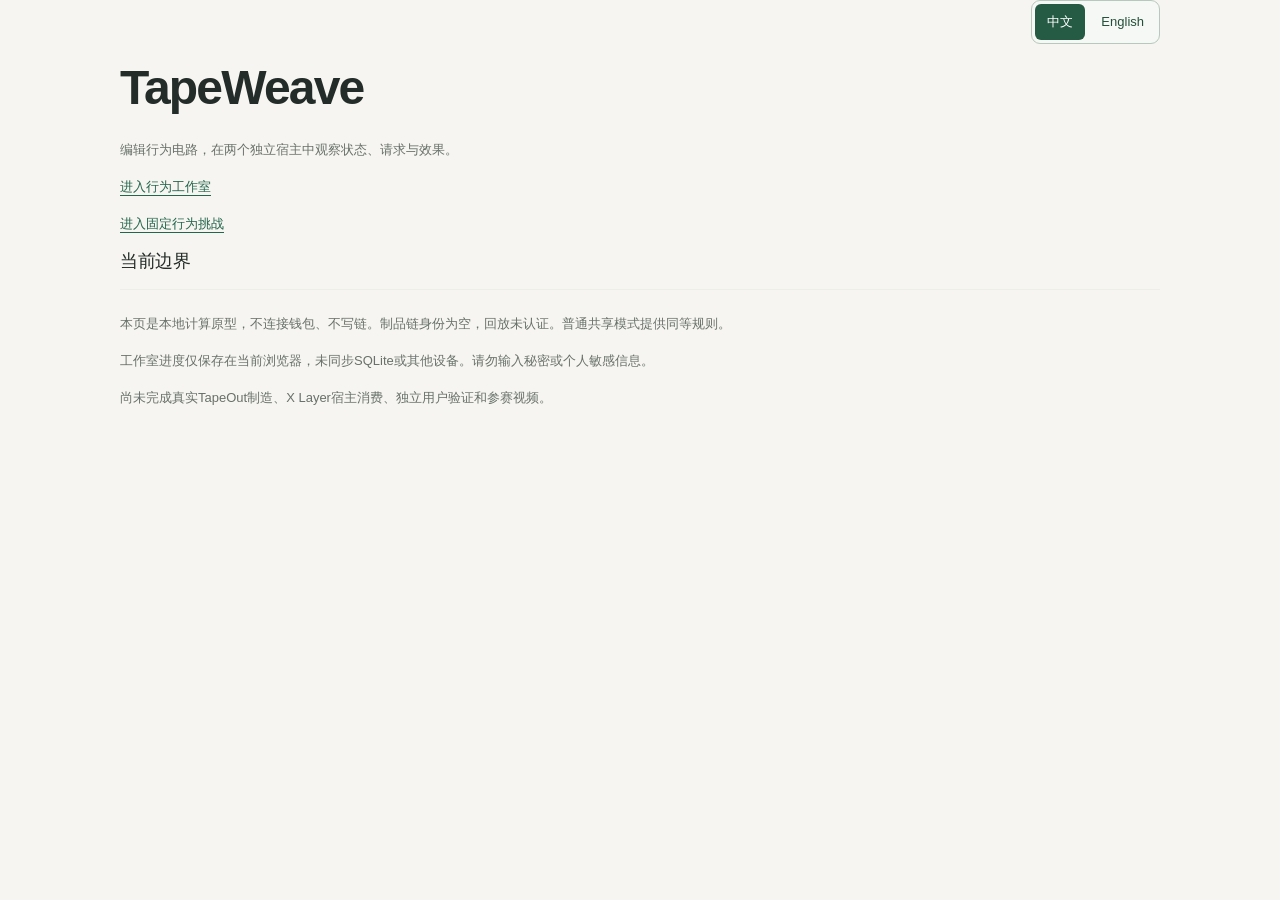
<file: index.html>
<!doctype html>
<html lang="zh-CN">
<head>
  <meta charset="utf-8">
  <meta name="viewport" content="width=device-width, initial-scale=1">
  <title>TapeWeave — 行为电路实验</title>
  <link rel="stylesheet" href="research/tapeweave/demo/style.css">
<link rel="stylesheet" href="research/tapeweave/demo/i18n.css"><script type="module" src="research/tapeweave/demo/i18n.mjs"></script></head>
<body>
  <main>
    <h1>TapeWeave</h1>
    <p>编辑行为电路，在两个独立宿主中观察状态、请求与效果。</p>
    <nav aria-label="试玩入口">
      <p><a href="research/tapeweave/demo/studio.html">进入行为工作室</a></p>
      <p><a href="research/tapeweave/demo/index.html">进入固定行为挑战</a></p>
    </nav>
    <h2>当前边界</h2>
    <p>本页是本地计算原型，不连接钱包、不写链。制品链身份为空，回放未认证。普通共享模式提供同等规则。</p>
    <p>工作室进度仅保存在当前浏览器，未同步SQLite或其他设备。请勿输入秘密或个人敏感信息。</p>
    <p>尚未完成真实TapeOut制造、X Layer宿主消费、独立用户验证和参赛视频。</p>
  </main>
</body>
</html>
</file>
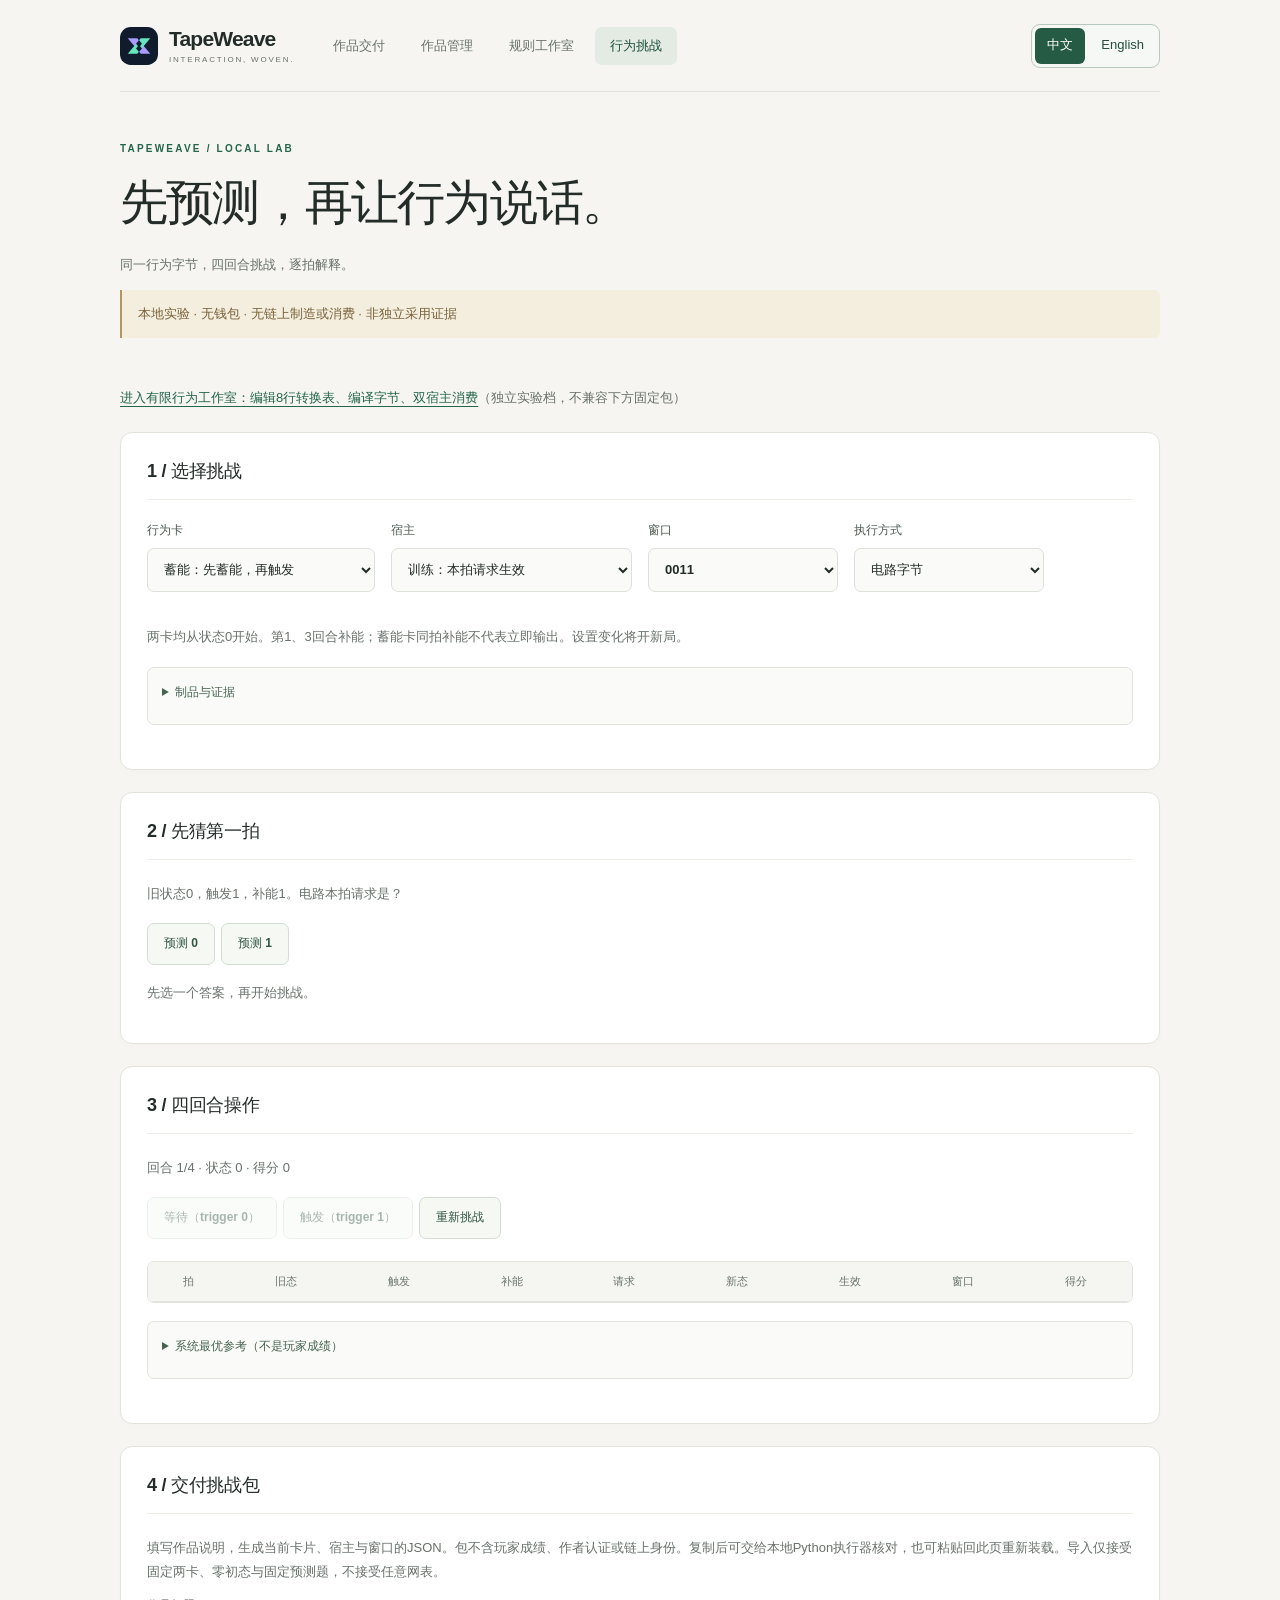
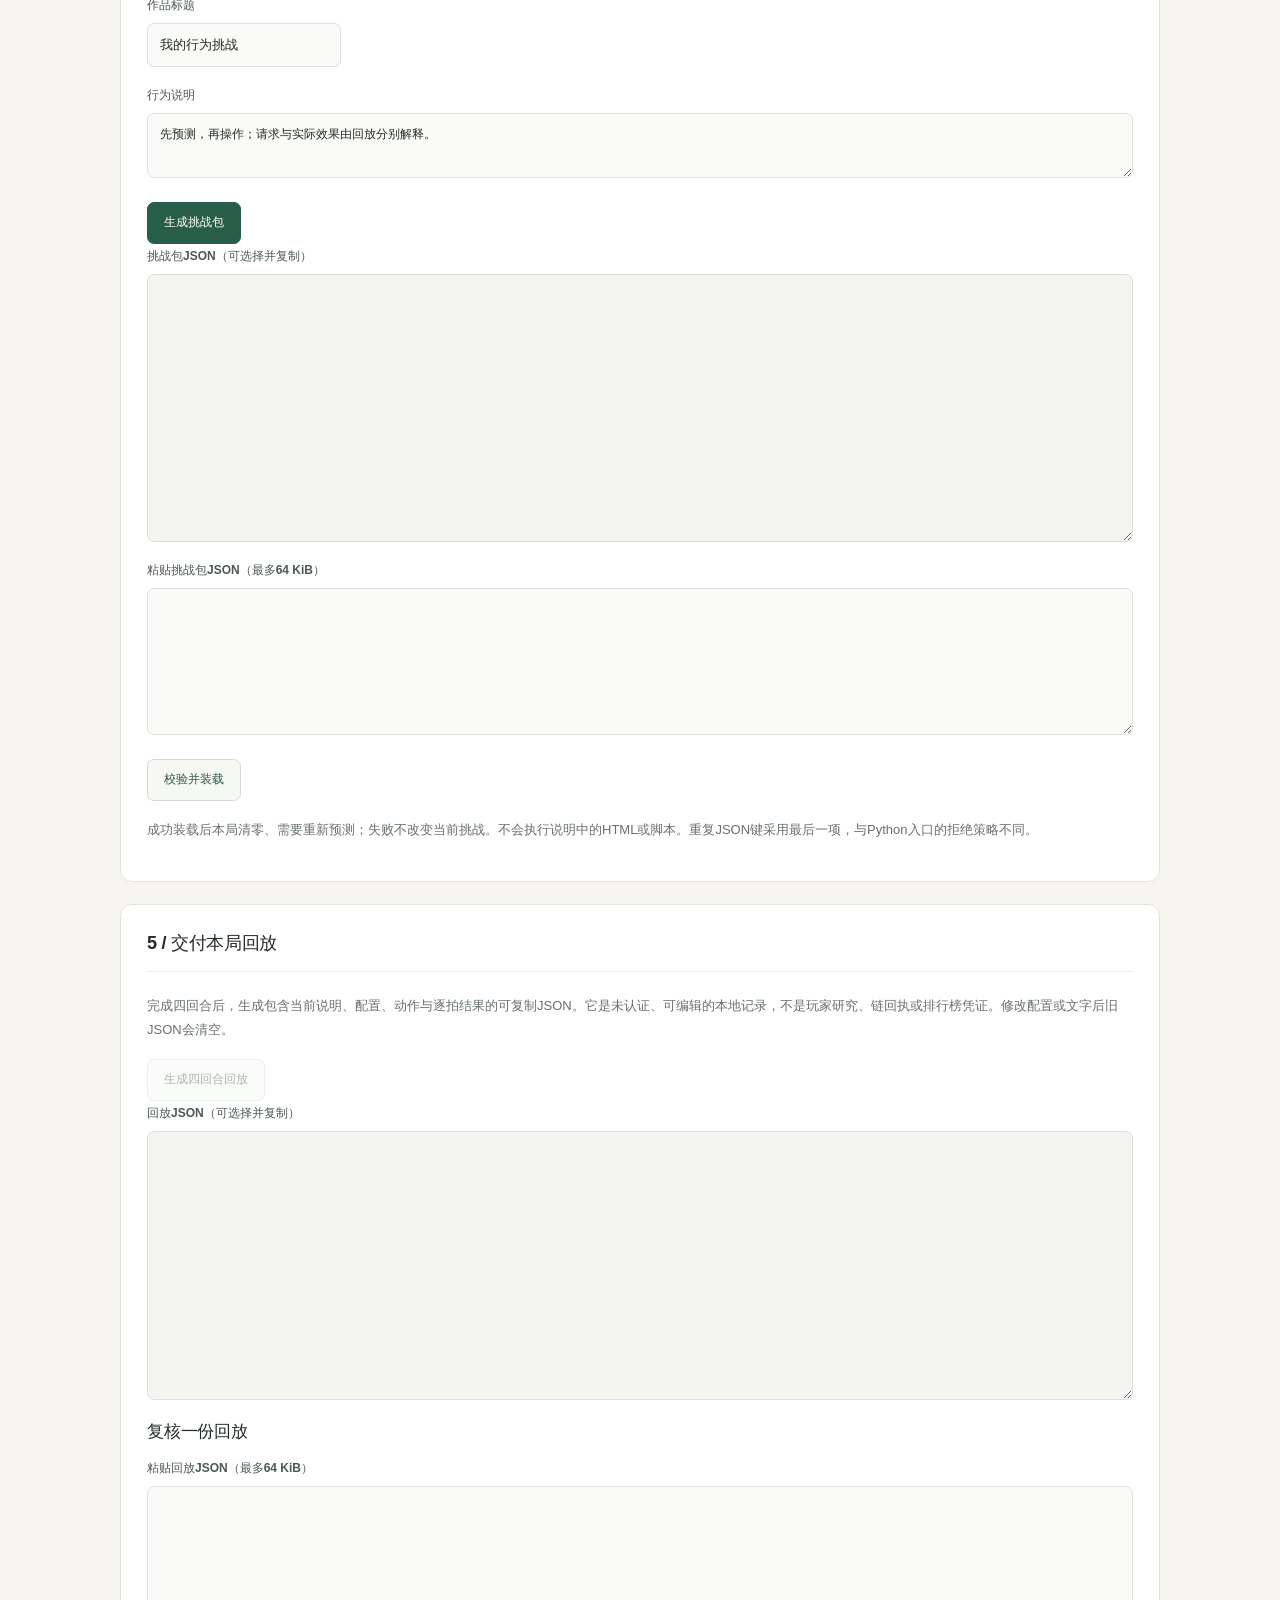
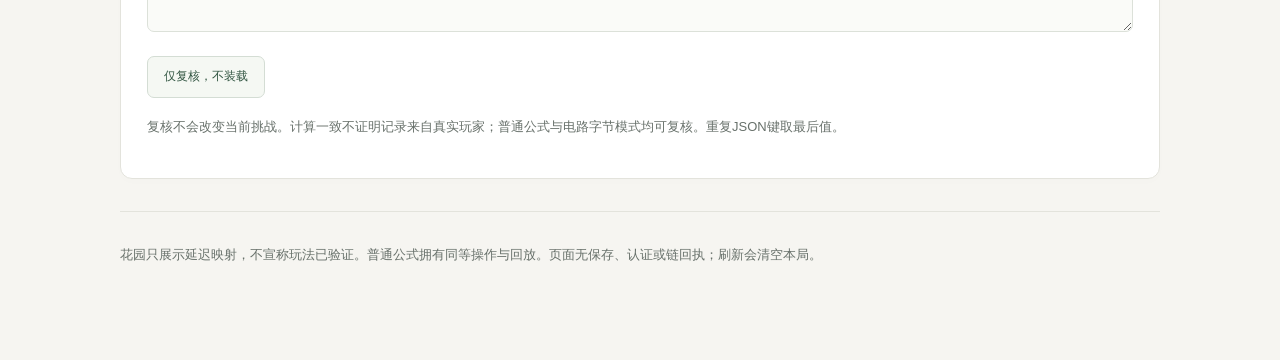
<file: research/tapeweave/demo/index.html>
<!doctype html>
<html lang="zh-CN"><head><meta charset="utf-8"><meta name="viewport" content="width=device-width,initial-scale=1"><title>TapeWeave · 行为挑战</title><link rel="stylesheet" href="style.css"><link rel="stylesheet" href="i18n.css"><script type="module" src="i18n.mjs"></script></head>
<body><main><nav class="brand-bar" aria-label="主导航"><a class="brand-home" href="work.html"><span class="brand-symbol" aria-hidden="true"></span><span class="brand-label">TapeWeave<small>INTERACTION, WOVEN.</small></span></a><div class="brand-nav"><a href="work.html">作品交付</a><a href="manage.html">作品管理</a><a href="studio.html">规则工作室</a><a href="index.html" aria-current="page">行为挑战</a></div></nav><header><p class="eyebrow">TAPEWEAVE / LOCAL LAB</p><h1>先预测，再让行为说话。</h1><p>同一行为字节，四回合挑战，逐拍解释。</p><p class="notice">本地实验 · 无钱包 · 无链上制造或消费 · 非独立采用证据</p></header>
<p><a href="studio.html">进入有限行为工作室：编辑8行转换表、编译字节、双宿主消费</a>（独立实验档，不兼容下方固定包）</p><section><h2>1 / 选择挑战</h2><label>行为卡 <select id="card"><option value="pulse">蓄能：先蓄能，再触发</option><option value="alternating">交替：触发一次输出，再次休息</option></select></label><label>宿主 <select id="world"><option value="training">训练：本拍请求生效</option><option value="garden">花园：上拍请求生效（接入实验）</option></select></label><label>窗口 <select id="windows"></select></label><label>执行方式 <select id="execution"><option value="byte">电路字节</option><option value="plain">普通公式（同规则对照）</option></select></label><p>两卡均从状态0开始。第1、3回合补能；蓄能卡同拍补能不代表立即输出。设置变化将开新局。</p><details><summary>制品与证据</summary><pre id="identity"></pre></details></section>
<section><h2>2 / 先猜第一拍</h2><p>旧状态0，触发1，补能1。电路本拍请求是？</p><button id="guess0">预测 0</button><button id="guess1">预测 1</button><p id="prediction" role="status">先选一个答案，再开始挑战。</p></section>
<section><h2>3 / 四回合操作</h2><p id="status" aria-live="polite"></p><button id="wait" disabled>等待（trigger 0）</button><button id="fire" disabled>触发（trigger 1）</button><button id="reset">重新挑战</button><p id="explanation" aria-live="polite"></p><div class="scroll"><table><thead><tr><th>拍</th><th>旧态</th><th>触发</th><th>补能</th><th>请求</th><th>新态</th><th>生效</th><th>窗口</th><th>得分</th></tr></thead><tbody id="trace"></tbody></table></div><details><summary>系统最优参考（不是玩家成绩）</summary><p id="reference"></p></details></section>
<section><h2>4 / 交付挑战包</h2><p>填写作品说明，生成当前卡片、宿主与窗口的JSON。包不含玩家成绩、作者认证或链上身份。复制后可交给本地Python执行器核对，也可粘贴回此页重新装载。导入仅接受固定两卡、零初态与固定预测题，不接受任意网表。</p><label>作品标题 <input id="title" maxlength="120" value="我的行为挑战"></label><label>行为说明 <textarea id="description" maxlength="2000">先预测，再操作；请求与实际效果由回放分别解释。</textarea></label><button id="export">生成挑战包</button><label class="package-output">挑战包JSON（可选择并复制）<textarea id="package" readonly rows="12"></textarea></label><p id="package-status" role="status"></p><label>粘贴挑战包JSON（最多64 KiB）<textarea id="import-text" rows="6"></textarea></label><button id="import">校验并装载</button><p>成功装载后本局清零、需要重新预测；失败不改变当前挑战。不会执行说明中的HTML或脚本。重复JSON键采用最后一项，与Python入口的拒绝策略不同。</p></section>
<section><h2>5 / 交付本局回放</h2><p>完成四回合后，生成包含当前说明、配置、动作与逐拍结果的可复制JSON。它是未认证、可编辑的本地记录，不是玩家研究、链回执或排行榜凭证。修改配置或文字后旧JSON会清空。</p><button id="export-replay" disabled>生成四回合回放</button><label>回放JSON（可选择并复制）<textarea id="replay" readonly rows="12"></textarea></label><h3>复核一份回放</h3><label>粘贴回放JSON（最多64 KiB）<textarea id="verify-text" rows="6"></textarea></label><button id="verify-replay">仅复核，不装载</button><p id="verify-status" role="status"></p><p>复核不会改变当前挑战。计算一致不证明记录来自真实玩家；普通公式与电路字节模式均可复核。重复JSON键取最后值。</p></section>
<footer><p>花园只展示延迟映射，不宣称玩法已验证。普通公式拥有同等操作与回放。页面无保存、认证或链回执；刷新会清空本局。</p><p id="error" role="alert"></p></footer></main><script type="module" src="app.mjs"></script></body></html>
</file>
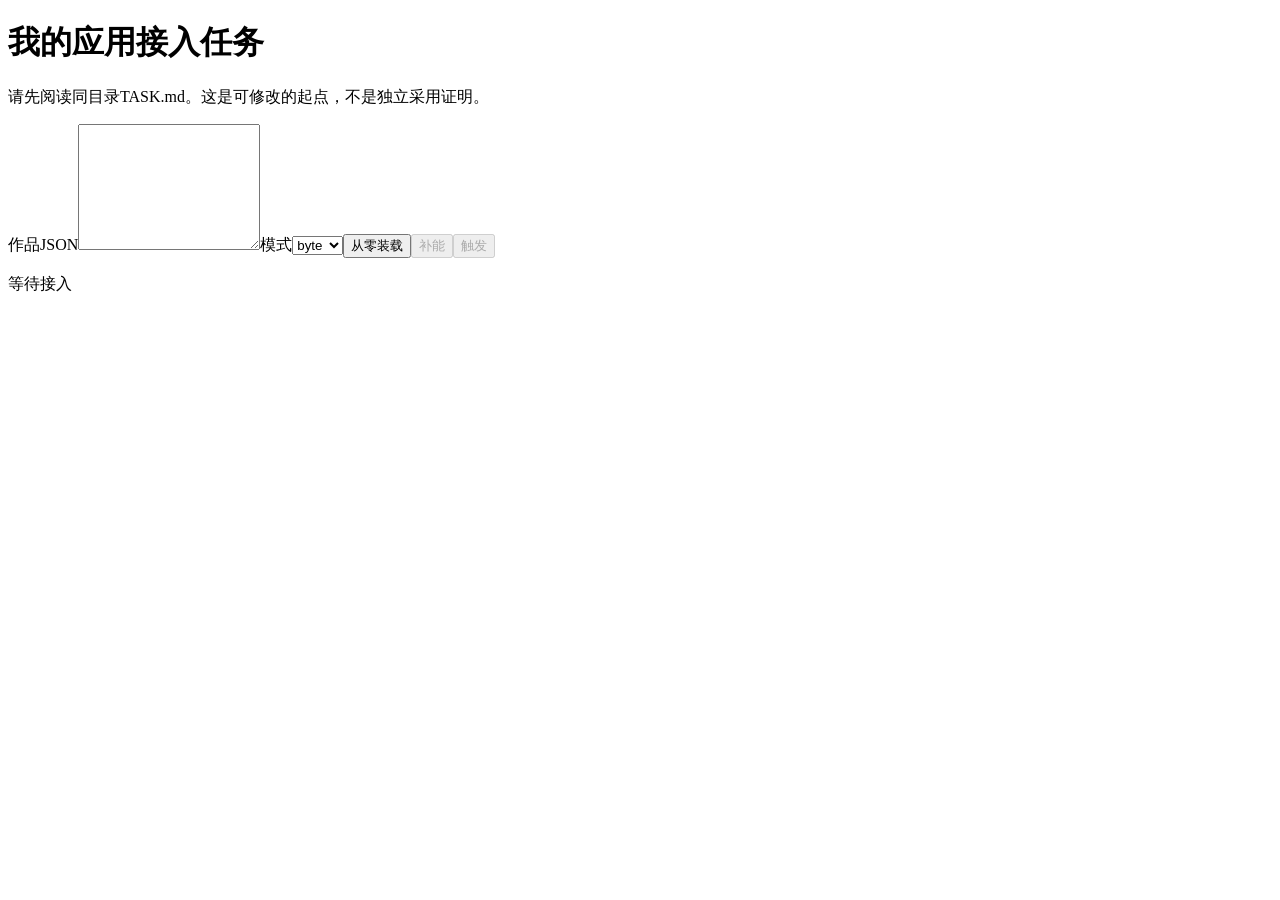
<file: research/tapeweave/demo/pilot/index.html>
<!doctype html><html lang="zh-CN"><meta charset="utf-8"><meta name="viewport" content="width=device-width,initial-scale=1"><title>TapeWeave 独立接入起点</title><body><h1>我的应用接入任务</h1><p>请先阅读同目录TASK.md。这是可修改的起点，不是独立采用证明。</p><label>作品JSON<textarea id="package" rows="8"></textarea></label><label>模式<select id="mode"><option value="byte">byte</option><option value="plain">plain</option></select></label><button id="load">从零装载</button><button id="charge" disabled>补能</button><button id="use" disabled>触发</button><p id="effect">等待接入</p><pre id="state"></pre><p id="status" role="status"></p><script type="module" src="app.mjs"></script></body></html>
</file>
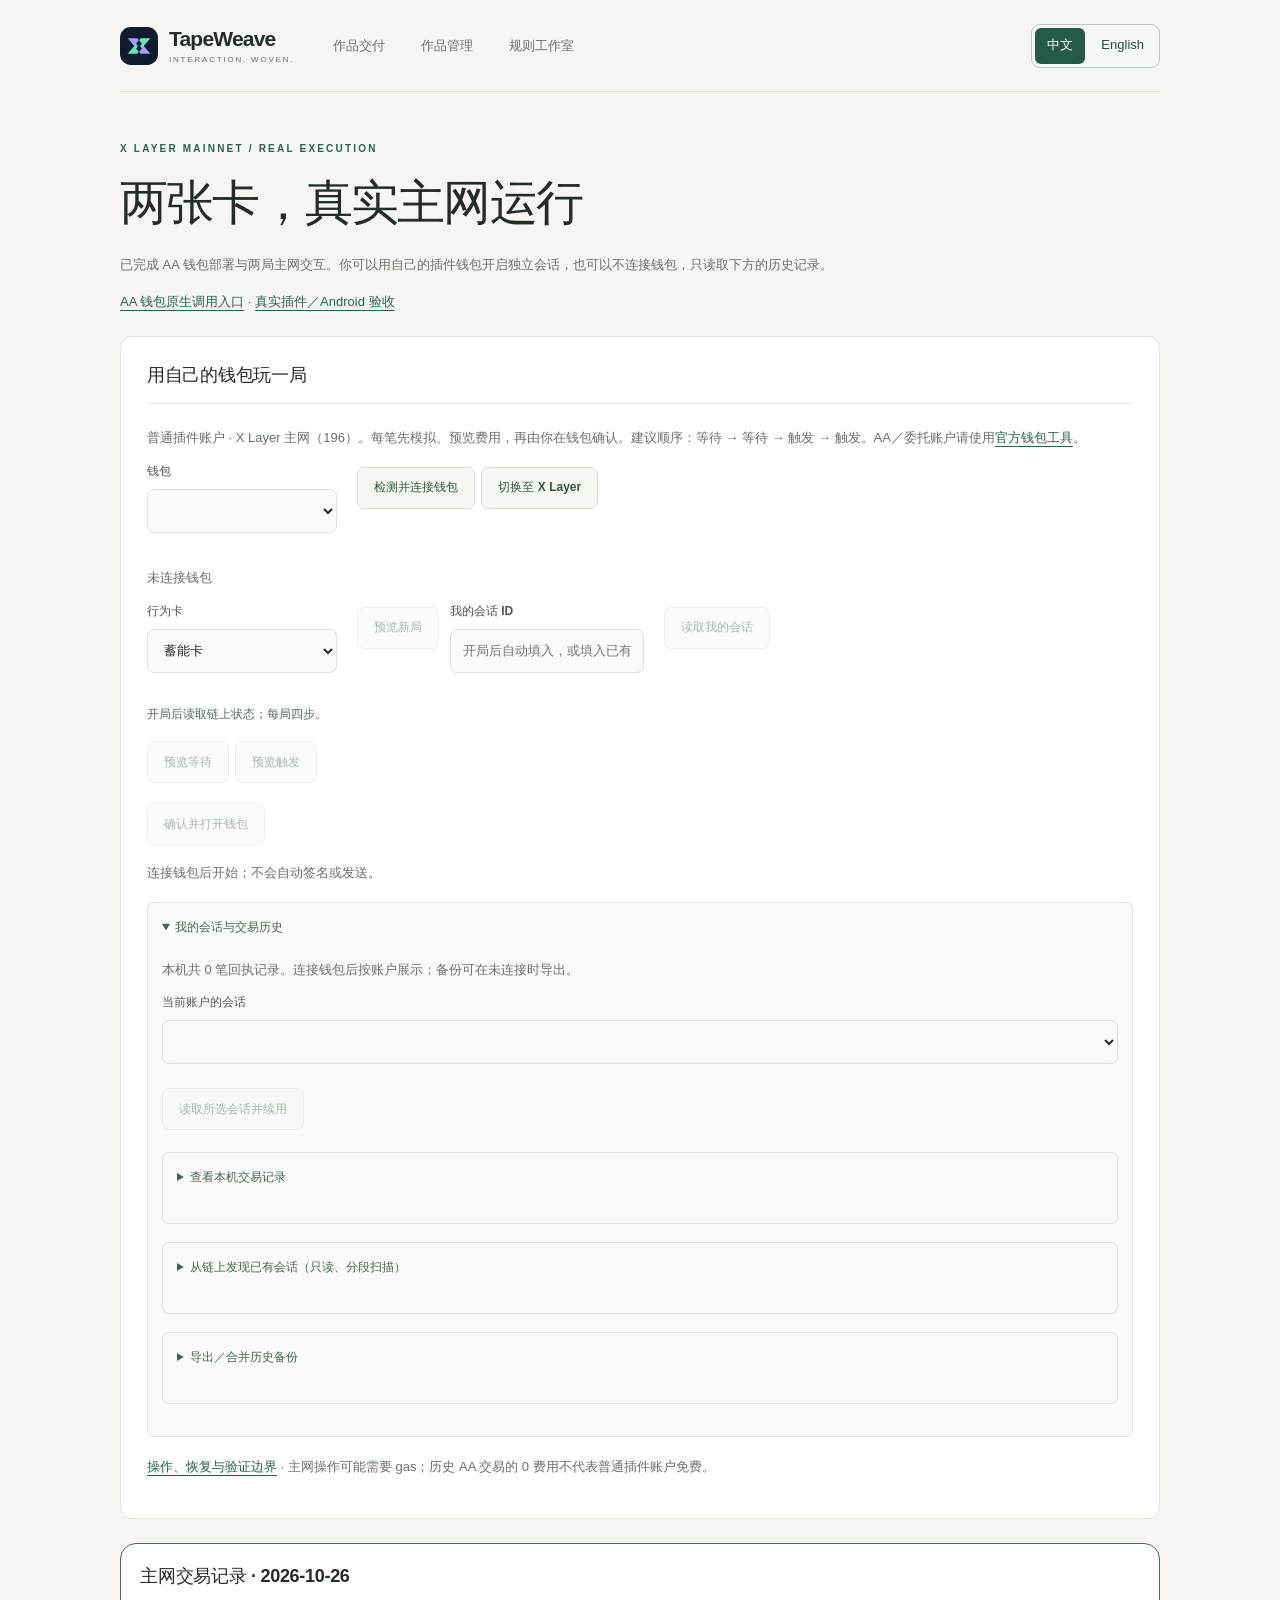
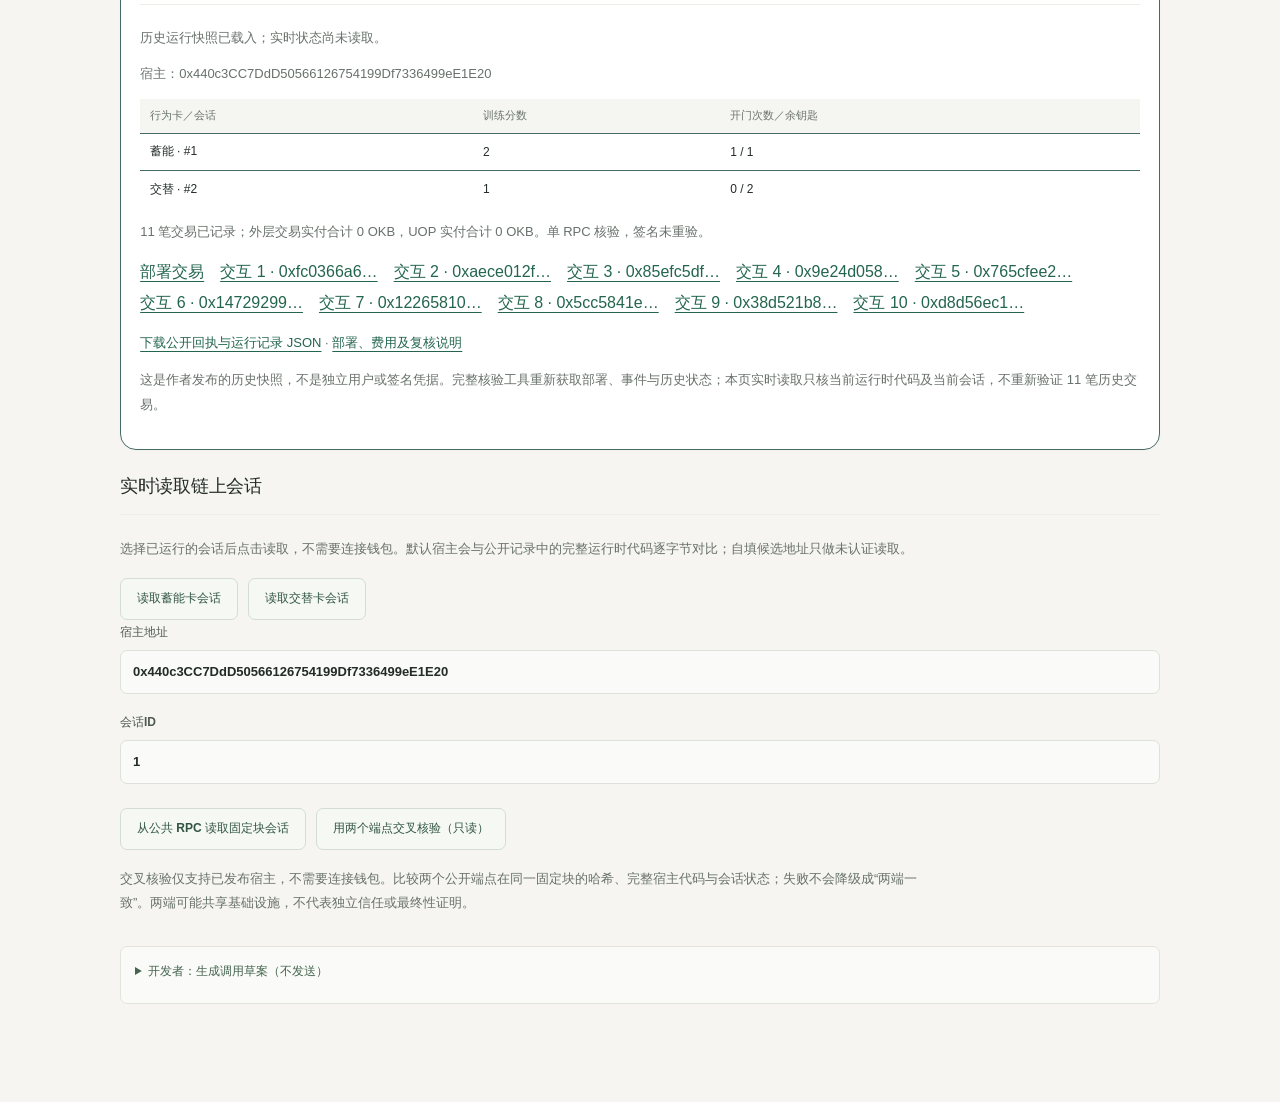
<file: research/tapeweave/demo/chain.html>
<!doctype html>
<html lang="zh-CN"><head><meta charset="utf-8"><meta name="viewport" content="width=device-width,initial-scale=1"><title>TapeWeave 主网运行与实时读取</title><link rel="stylesheet" href="style.css"><style>.chain-proof{margin:1.5rem 0;padding:1.2rem;border:1px solid #456b64;border-radius:16px}.chain-proof code,.chain-proof a,td{overflow-wrap:anywhere}table{width:100%;border-collapse:collapse}th,td{padding:.6rem;text-align:left;border-bottom:1px solid #456b64}#evidence-state{white-space:pre-wrap}#snapshot{overflow:auto}#evidence-list a{display:inline-block;margin:.3rem 1rem .3rem 0}input{max-width:100%;box-sizing:border-box}</style><link rel="stylesheet" href="i18n.css"><script type="module" src="i18n.mjs"></script></head><body><main><nav class="brand-bar" aria-label="主导航"><a class="brand-home" href="work.html"><span class="brand-symbol" aria-hidden="true"></span><span class="brand-label">TapeWeave<small>INTERACTION, WOVEN.</small></span></a><div class="brand-nav"><a href="work.html">作品交付</a><a href="manage.html">作品管理</a><a href="studio.html">规则工作室</a></div></nav><p class="eyebrow">X LAYER MAINNET / REAL EXECUTION</p>
<h1>两张卡，真实主网运行</h1>
<p>已完成 AA 钱包部署与两局主网交互。你可以用自己的插件钱包开启独立会话，也可以不连接钱包，只读取下方的历史记录。</p>
<p><a href="native.html">AA 钱包原生调用入口</a> · <a href="device-check.html">真实插件／Android 验收</a></p>
<section aria-labelledby="wallet-title"><h2 id="wallet-title">用自己的钱包玩一局</h2>
<p>普通插件账户 · X Layer 主网（196）。每笔先模拟、预览费用，再由你在钱包确认。建议顺序：等待 → 等待 → 触发 → 触发。AA／委托账户请使用<a href="../../../docs/tapeweave-host-run-2026-10-26.md">官方钱包工具</a>。</p>
<label>钱包 <select id="wallet-provider" aria-label="选择插件钱包"></select></label>
<button id="wallet-connect" disabled>检测并连接钱包</button><button id="wallet-switch" disabled>切换至 X Layer</button>
<p id="wallet-account">未连接钱包</p>
<label>行为卡 <select id="wallet-circuit"><option value="1">蓄能卡</option><option value="2">交替卡</option></select></label>
<button id="wallet-open" disabled>预览新局</button>
<label>我的会话 ID <input id="wallet-session" inputmode="numeric" maxlength="78" placeholder="开局后自动填入，或填入已有会话"></label>
<button id="wallet-read" disabled>读取我的会话</button>
<pre id="wallet-state">开局后读取链上状态；每局四步。</pre>
<button id="wallet-wait" disabled>预览等待</button><button id="wallet-trigger" disabled>预览触发</button>
<pre id="wallet-preview" aria-label="签名前费用与操作预览"></pre>
<button id="wallet-confirm" disabled>确认并打开钱包</button>
<p id="wallet-status" role="status">连接钱包后开始；不会自动签名或发送。</p>
<div id="wallet-pending" hidden><h3>待处理交易</h3><p id="wallet-pending-text"></p>
<label>从钱包历史复制交易哈希 <input id="wallet-hash" maxlength="66" placeholder="0x…"></label>
<button id="wallet-recover" disabled>绑定恢复哈希</button><button id="wallet-verify" disabled>核验交易回执</button>
<p>待处理记录保存在本机。结果不明时不能重发；请保留站点数据。浏览器关闭后可回到本页继续核验。</p></div>
<p id="wallet-receipt"></p>
<details open><summary>我的会话与交易历史</summary>
<p id="history-status" role="status">正在读取本机记录…</p>
<label>当前账户的会话 <select id="history-select" disabled aria-label="选择我的历史会话"></select></label>
<button id="history-load" disabled>读取所选会话并续用</button>
<details><summary>查看本机交易记录</summary><ol id="history-list"></ol></details>
<details><summary>从链上发现已有会话（只读、分段扫描）</summary>
<p>只查询固定宿主、当前钱包账户的开局事件。公共端点每段最多100块，不自动扫描全链；查询失败不推进起点。可填入已知开局交易附近的区块，发现后选择会话并重新读取状态。</p>
<label>起始区块（十进制） <input id="history-from" inputmode="numeric" maxlength="78" disabled></label>
<label>本段区块数 <select id="history-span" disabled><option value="100">100</option><option value="20">20</option><option value="1">1</option></select></label>
<button id="history-scan" disabled>扫描当前账户的下一段</button></details>
<details><summary>导出／合并历史备份</summary>
<p>备份是未签名的本机缓存。导入不恢复发送权限，不覆盖待处理交易；同哈希冲突或损坏数据拒绝合并。最多500笔回执、1000个发现会话、1 MiB。</p>
<button id="history-export" disabled>生成历史备份</button><button id="history-import" disabled>校验并合并粘贴的备份</button>
<label>复制备份，或在这里粘贴完整 JSON <textarea id="history-archive" rows="6" disabled aria-label="钱包历史备份"></textarea></label>
</details></details>
<p><a href="WALLET-PLAY.md">操作、恢复与验证边界</a> · 主网操作可能需要 gas；历史 AA 交易的 0 费用不代表普通插件账户免费。</p></section>
<section class="chain-proof" aria-labelledby="proof-title"><h2 id="proof-title">主网交易记录 · 2026-10-26</h2>
<p id="evidence-status" role="status">正在载入公开运行记录…</p><p id="evidence-host"></p>
<table><thead><tr><th>行为卡／会话</th><th>训练分数</th><th>开门次数／余钥匙</th></tr></thead><tbody id="evidence-sessions"></tbody></table>
<p id="evidence-state"></p><div id="evidence-list"></div>
<p><a href="mainnet-evidence.json">下载公开回执与运行记录 JSON</a> · <a href="../../../docs/tapeweave-mainnet-run-2026-10-26.md">部署、费用及复核说明</a></p>
<p>这是作者发布的历史快照，不是独立用户或签名凭据。完整核验工具重新获取部署、事件与历史状态；本页实时读取只核当前运行时代码及当前会话，不重新验证 11 笔历史交易。</p></section>
<h2>实时读取链上会话</h2>
<p>选择已运行的会话后点击读取，不需要连接钱包。默认宿主会与公开记录中的完整运行时代码逐字节对比；自填候选地址只做未认证读取。</p>
<button id="card1" disabled>读取蓄能卡会话</button> <button id="card2" disabled>读取交替卡会话</button>
<label>宿主地址 <input id="host" maxlength="42" placeholder="等待公开记录载入"></label>
<label>会话ID <input id="session" inputmode="numeric" value="1"></label>
<button id="read" disabled>从公共 RPC 读取固定块会话</button>
<button id="cross-read" disabled>用两个端点交叉核验（只读）</button>
<p>交叉核验仅支持已发布宿主，不需要连接钱包。比较两个公开端点在同一固定块的哈希、完整宿主代码与会话状态；失败不会降级成“两端一致”。两端可能共享基础设施，不代表独立信任或最终性证明。</p>
<p id="status" role="status"></p><pre id="snapshot"></pre>
<details><summary>开发者：生成调用草案（不发送）</summary>
<p>此工具只生成草案，不签名、不广播；上方钱包试玩需要单独确认。</p>
<label>操作 <select id="operation"><option value="open">开局</option><option value="act">动作</option></select></label>
<label>审查卡 <select id="circuit"><option value="1">蓄能 ID1</option><option value="2">交替 ID2</option></select></label>
<label>预期版本 <select id="version"><option>0</option><option>1</option><option>2</option><option>3</option></select></label>
<label>动作 <select id="trigger"><option value="0">等待</option><option value="1">触发</option></select></label>
<button id="plan" disabled>生成未验证草案</button>
<textarea id="draft" rows="10" readonly aria-label="未发送调用草案"></textarea>
<p>草案不代表模拟通过。真实发送前核对钱包、最新版本、模拟和费用；过期版本必须失败，不能自动改版本重发。只读是单 RPC 观察，不是独立提供商共识。</p>
<p><a href="../../../docs/tapeweave-host-run-2026-10-26.md">部署后操作与完整回执核验工具</a> · <a href="studio.html">本地行为工作室</a></p></details>
<script type="module" src="chain-page.mjs?v=crosscheck-20261026-1"></script><script type="module" src="chain-wallet-page.mjs?v=native-20261026-1"></script></main></body></html>
</file>
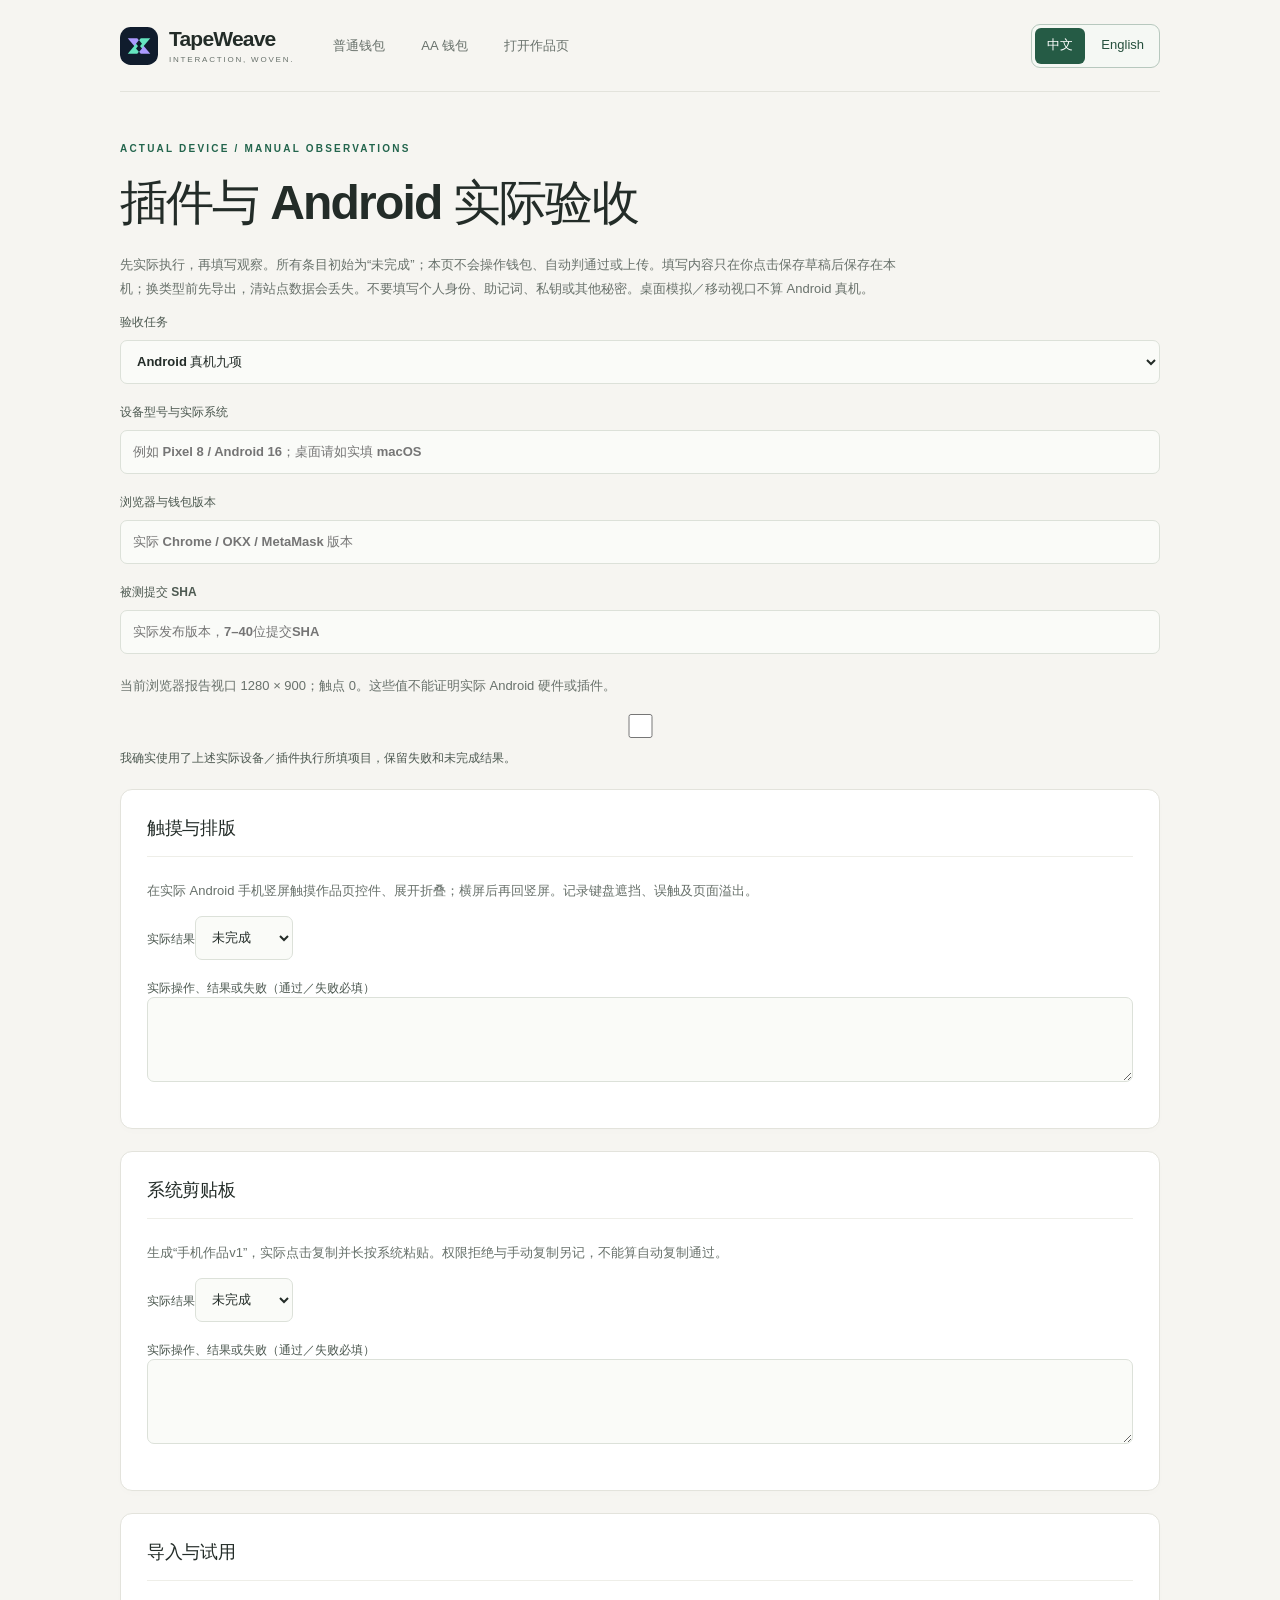
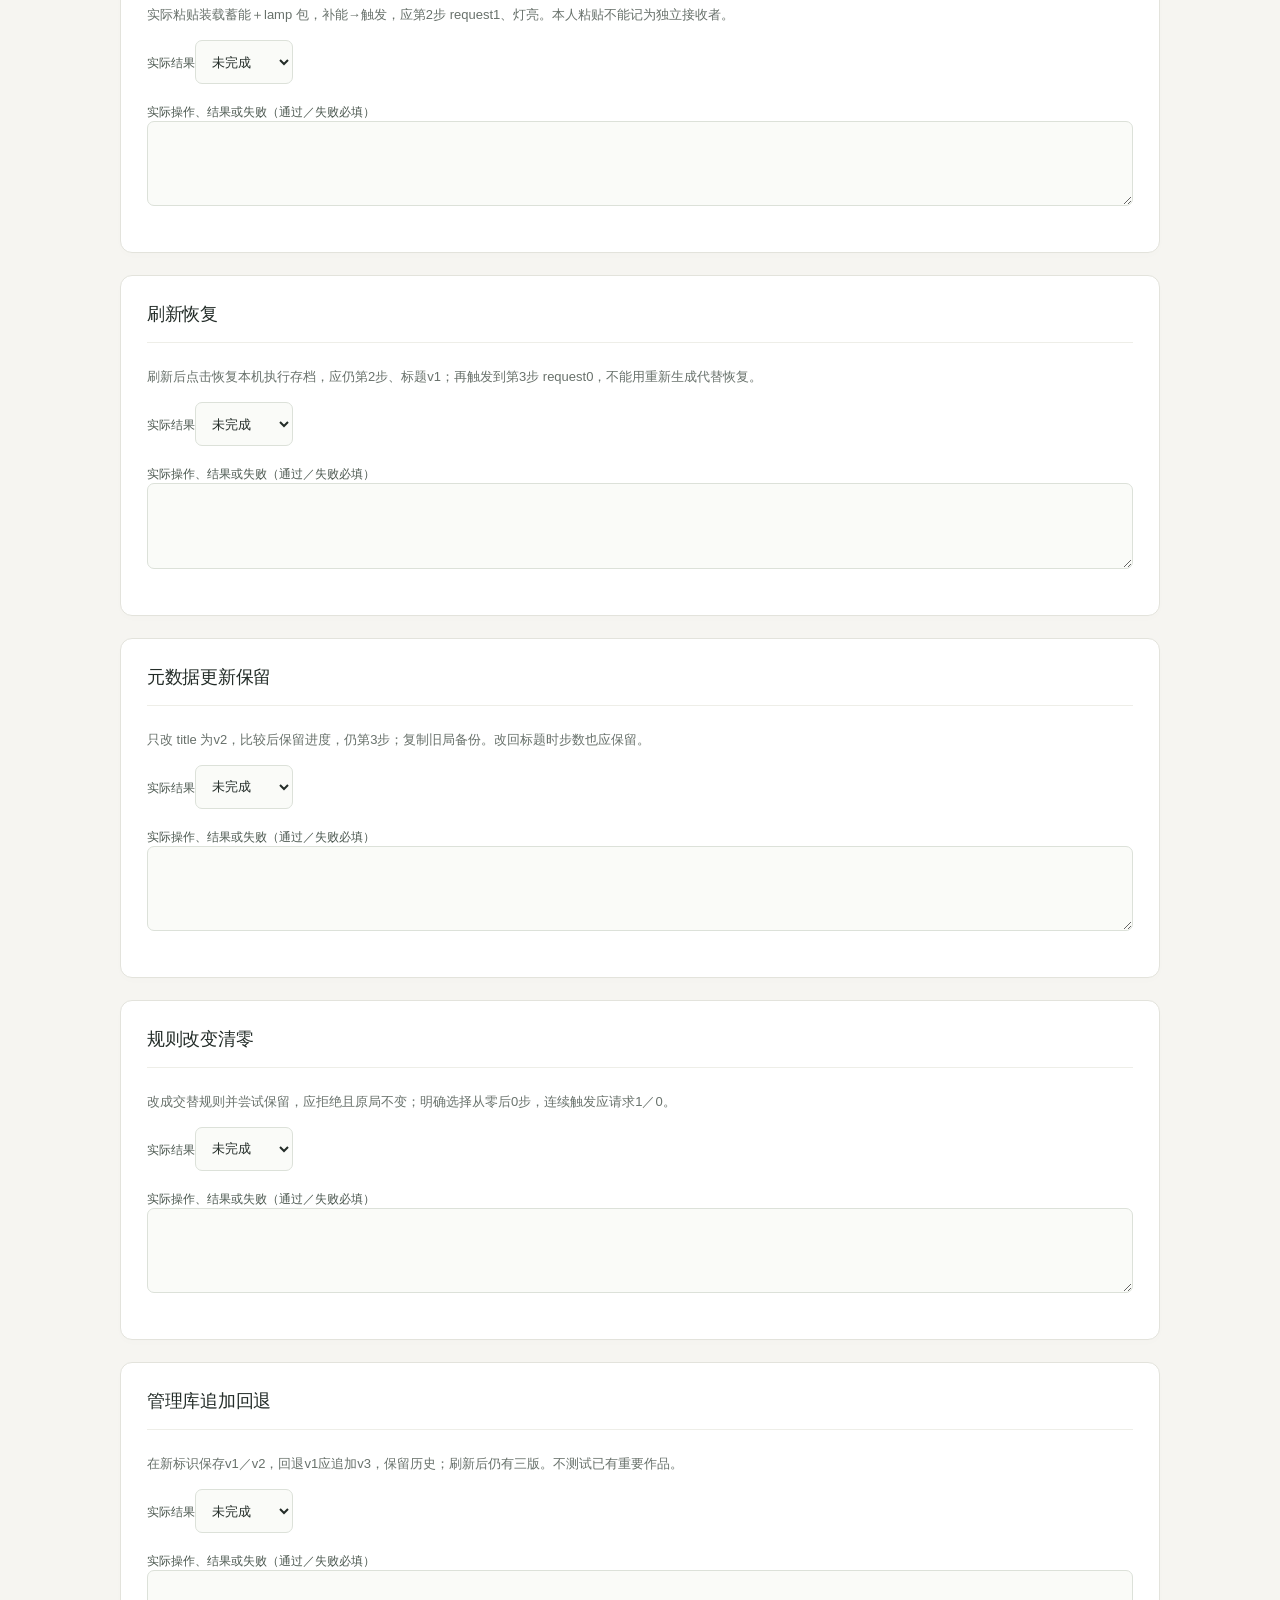
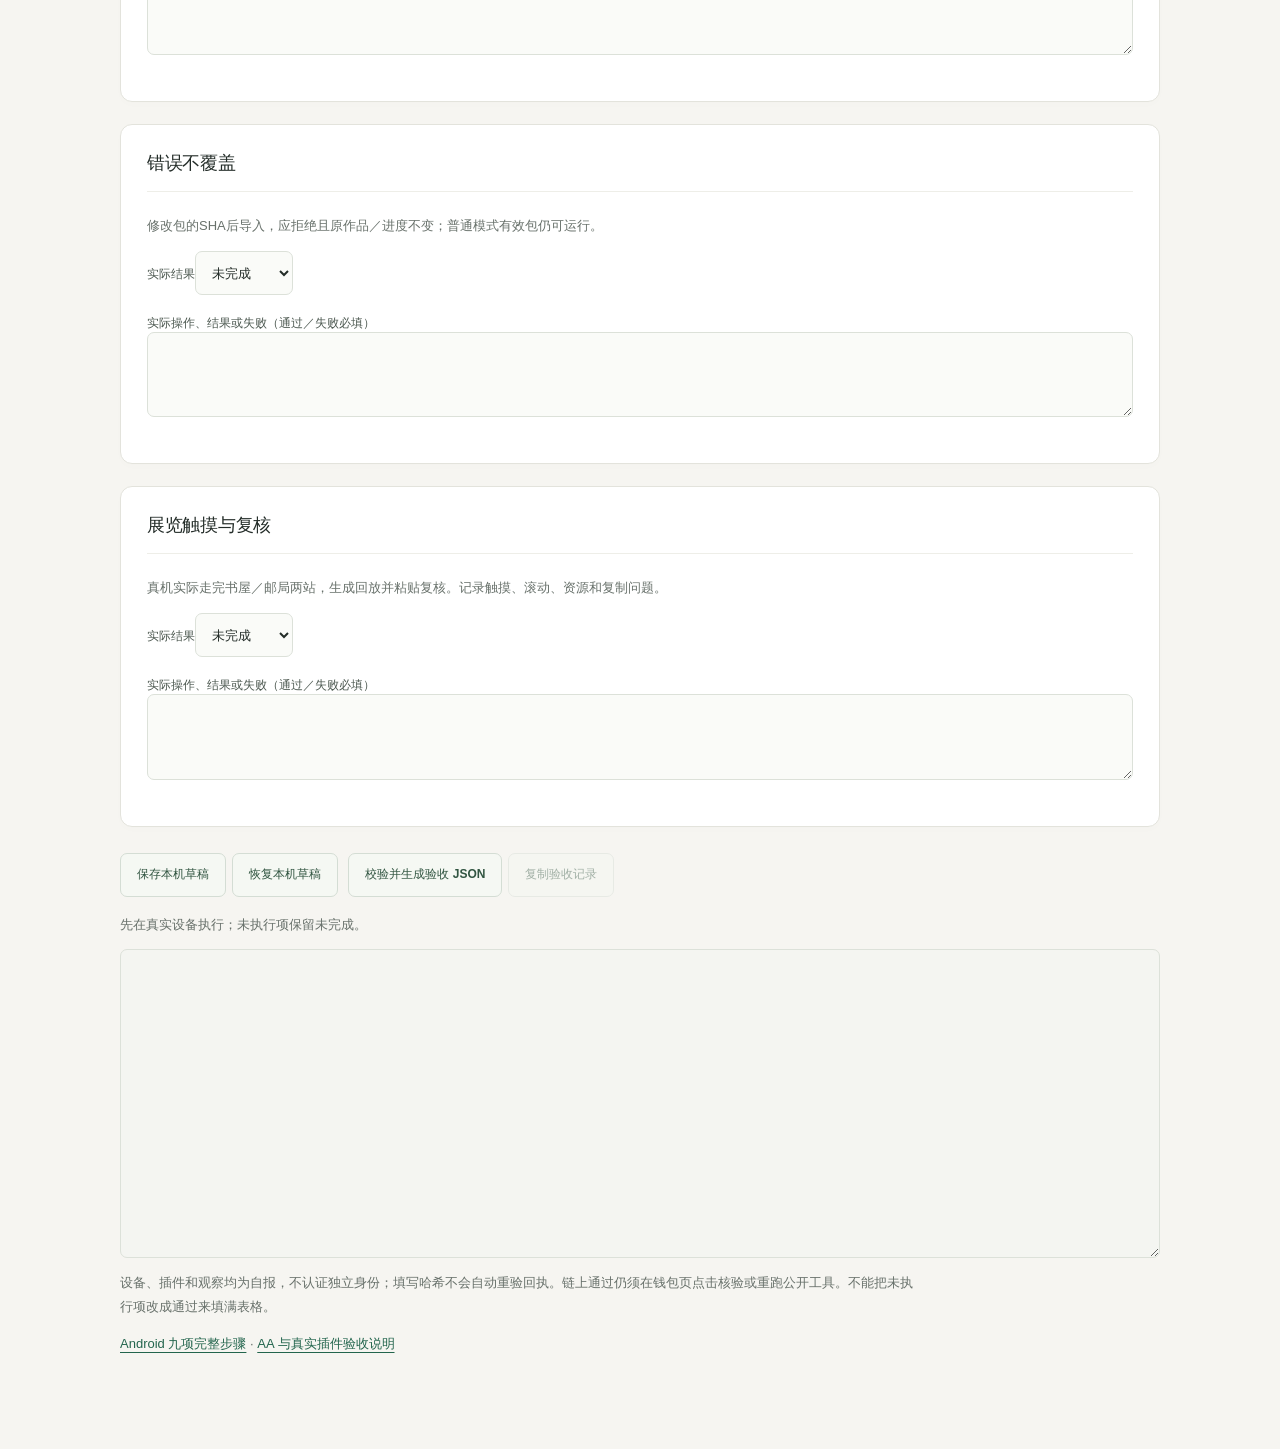
<file: research/tapeweave/demo/device-check.html>
<!doctype html>
<html lang="zh-CN"><head><meta charset="utf-8"><meta name="viewport" content="width=device-width,initial-scale=1">
<title>TapeWeave 插件与 Android 验收</title><link rel="stylesheet" href="style.css">
<style>input[type=checkbox]{display:inline-block;width:auto;min-height:24px}#accept-items label{display:block;max-width:100%}button{min-height:44px}</style><link rel="stylesheet" href="i18n.css"><script type="module" src="i18n.mjs"></script></head><body><main>
<nav class="brand-bar" aria-label="主导航"><a class="brand-home" href="work.html"><span class="brand-symbol" aria-hidden="true"></span><span class="brand-label">TapeWeave<small>INTERACTION, WOVEN.</small></span></a><div class="brand-nav"><a href="chain.html">普通钱包</a><a href="native.html">AA 钱包</a><a href="work.html" target="_blank" rel="noopener">打开作品页</a></div></nav>
<p class="eyebrow">ACTUAL DEVICE / MANUAL OBSERVATIONS</p><h1>插件与 Android 实际验收</h1>
<p>先实际执行，再填写观察。所有条目初始为“未完成”；本页不会操作钱包、自动判通过或上传。填写内容只在你点击保存草稿后保存在本机；换类型前先导出，清站点数据会丢失。不要填写个人身份、助记词、私钥或其他秘密。桌面模拟／移动视口不算 Android 真机。</p>
<label>验收任务<select id="accept-kind" disabled><option value="android">Android 真机九项</option><option value="plugin">真实普通钱包插件</option><option value="native">真实 AA 钱包原生调用</option></select></label>
<label>设备型号与实际系统<input id="accept-device" maxlength="240" disabled placeholder="例如 Pixel 8 / Android 16；桌面请如实填 macOS"></label>
<label>浏览器与钱包版本<input id="accept-browser" maxlength="180" disabled placeholder="实际 Chrome / OKX / MetaMask 版本"></label>
<label>被测提交 SHA<input id="accept-revision" maxlength="40" disabled placeholder="实际发布版本，7–40位提交SHA"></label>
<p id="accept-environment"></p>
<label><input id="accept-actual" type="checkbox" disabled>我确实使用了上述实际设备／插件执行所填项目，保留失败和未完成结果。</label>
<div id="accept-items"></div>
<button id="accept-save" disabled>保存本机草稿</button><button id="accept-restore" disabled>恢复本机草稿</button>
<button id="accept-export" disabled>校验并生成验收 JSON</button><button id="accept-copy" disabled>复制验收记录</button>
<p id="accept-status" role="status">正在初始化…</p><textarea id="accept-output" rows="14" readonly aria-label="实际验收记录"></textarea>
<p>设备、插件和观察均为自报，不认证独立身份；填写哈希不会自动重验回执。链上通过仍须在钱包页点击核验或重跑公开工具。不能把未执行项改成通过来填满表格。</p>
<p><a href="ANDROID-CHROME.md">Android 九项完整步骤</a> · <a href="AA-WALLET.md">AA 与真实插件验收说明</a></p>
<script type="module" src="device-check-page.mjs?v=native-20261026-1"></script></main></body></html>
</file>
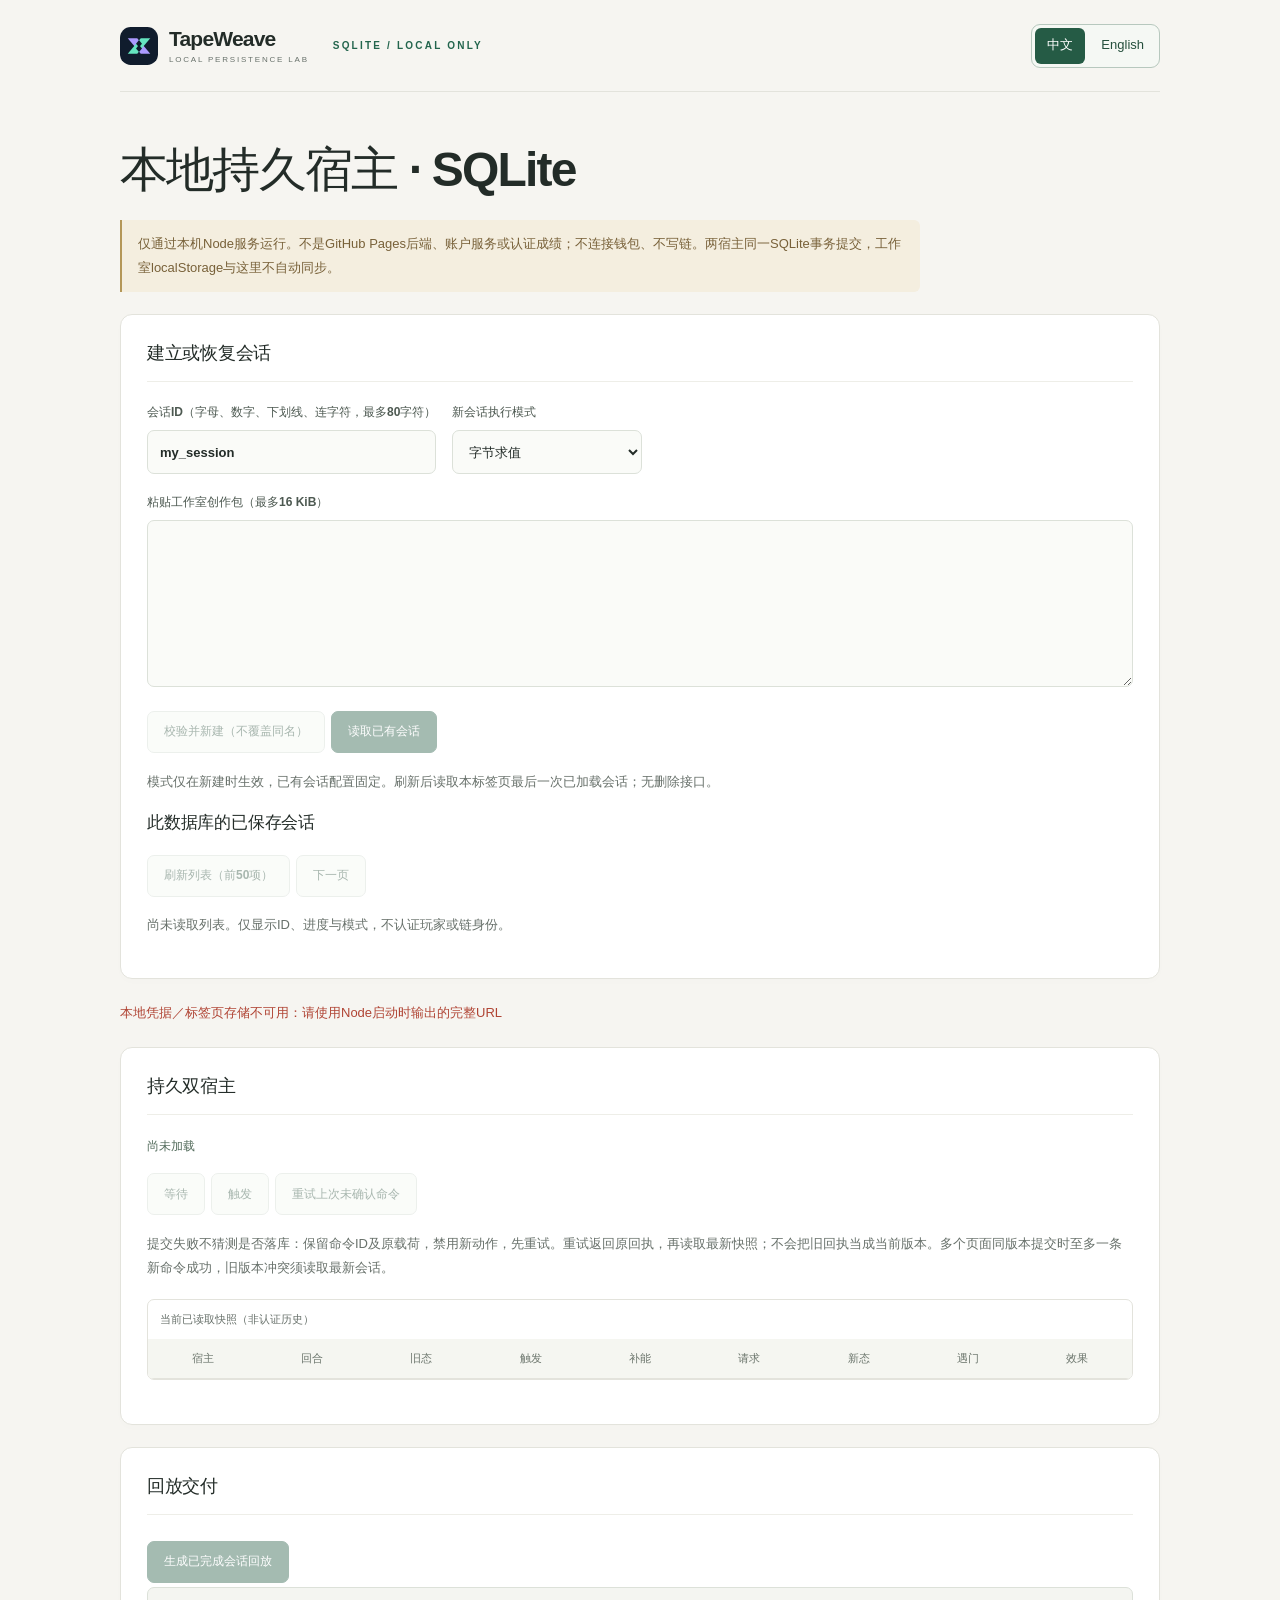
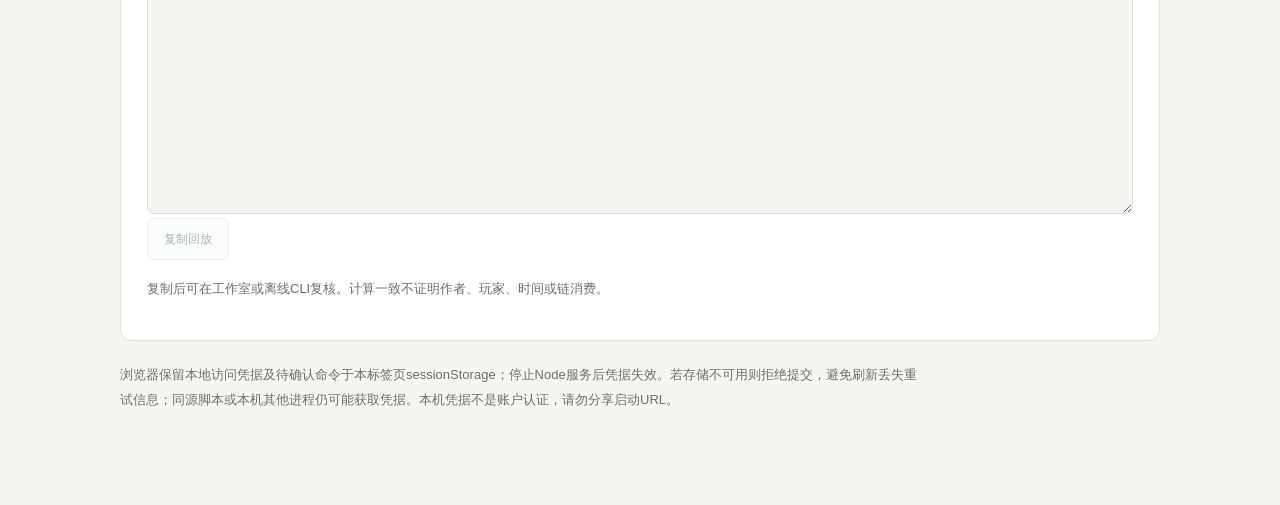
<file: research/tapeweave/demo/durable.html>
<!doctype html>
<html lang="zh-CN"><head><meta charset="utf-8"><meta name="viewport" content="width=device-width,initial-scale=1"><title>TapeWeave 本地持久宿主</title><link rel="stylesheet" href="style.css"><link rel="stylesheet" href="i18n.css"><script type="module" src="i18n.mjs"></script></head>
<body><main><nav class="brand-bar" aria-label="本地宿主导航"><a class="brand-home" href="durable.html"><span class="brand-symbol" aria-hidden="true"></span><span class="brand-label">TapeWeave<small>LOCAL PERSISTENCE LAB</small></span></a><span class="eyebrow">SQLITE / LOCAL ONLY</span></nav><h1>本地持久宿主 · SQLite</h1>
<p class="notice">仅通过本机Node服务运行。不是GitHub Pages后端、账户服务或认证成绩；不连接钱包、不写链。两宿主同一SQLite事务提交，工作室localStorage与这里不自动同步。</p>
<section><h2>建立或恢复会话</h2><label>会话ID（字母、数字、下划线、连字符，最多80字符）<input id="session" maxlength="80" value="my_session"></label><label>新会话执行模式<select id="mode"><option value="byte">字节求值</option><option value="plain">普通共享真值表</option></select></label>
<label>粘贴工作室创作包（最多16 KiB）<textarea id="artifact" rows="7"></textarea></label>
<button id="create" disabled>校验并新建（不覆盖同名）</button><button id="load" disabled>读取已有会话</button><p>模式仅在新建时生效，已有会话配置固定。刷新后读取本标签页最后一次已加载会话；无删除接口。</p>
<h3>此数据库的已保存会话</h3><button id="list" disabled>刷新列表（前50项）</button><button id="list-next" disabled>下一页</button><p id="list-status" role="status">尚未读取列表。仅显示ID、进度与模式，不认证玩家或链身份。</p><ul id="sessions"></ul></section>
<p id="error" role="alert"></p><p id="status" role="status"></p>
<section><h2>持久双宿主</h2><pre id="summary" aria-live="polite">尚未加载</pre><button id="wait" disabled>等待</button><button id="fire" disabled>触发</button><button id="retry" disabled>重试上次未确认命令</button><p>提交失败不猜测是否落库：保留命令ID及原载荷，禁用新动作，先重试。重试返回原回执，再读取最新快照；不会把旧回执当成当前版本。多个页面同版本提交时至多一条新命令成功，旧版本冲突须读取最新会话。</p>
<div class="scroll"><table><caption>当前已读取快照（非认证历史）</caption><thead><tr><th>宿主</th><th>回合</th><th>旧态</th><th>触发</th><th>补能</th><th>请求</th><th>新态</th><th>遇门</th><th>效果</th></tr></thead><tbody id="trace"></tbody></table></div></section>
<section><h2>回放交付</h2><button id="export" disabled>生成已完成会话回放</button><textarea id="replay" readonly rows="10" aria-label="未认证持久会话回放"></textarea><button id="copy" disabled>复制回放</button><p id="copy-status" role="status"></p><p>复制后可在工作室或离线CLI复核。计算一致不证明作者、玩家、时间或链消费。</p></section>
<p>浏览器保留本地访问凭据及待确认命令于本标签页sessionStorage；停止Node服务后凭据失效。若存储不可用则拒绝提交，避免刷新丢失重试信息；同源脚本或本机其他进程仍可能获取凭据。本机凭据不是账户认证，请勿分享启动URL。</p>
</main><script type="module" src="durable.mjs"></script></body></html>
</file>
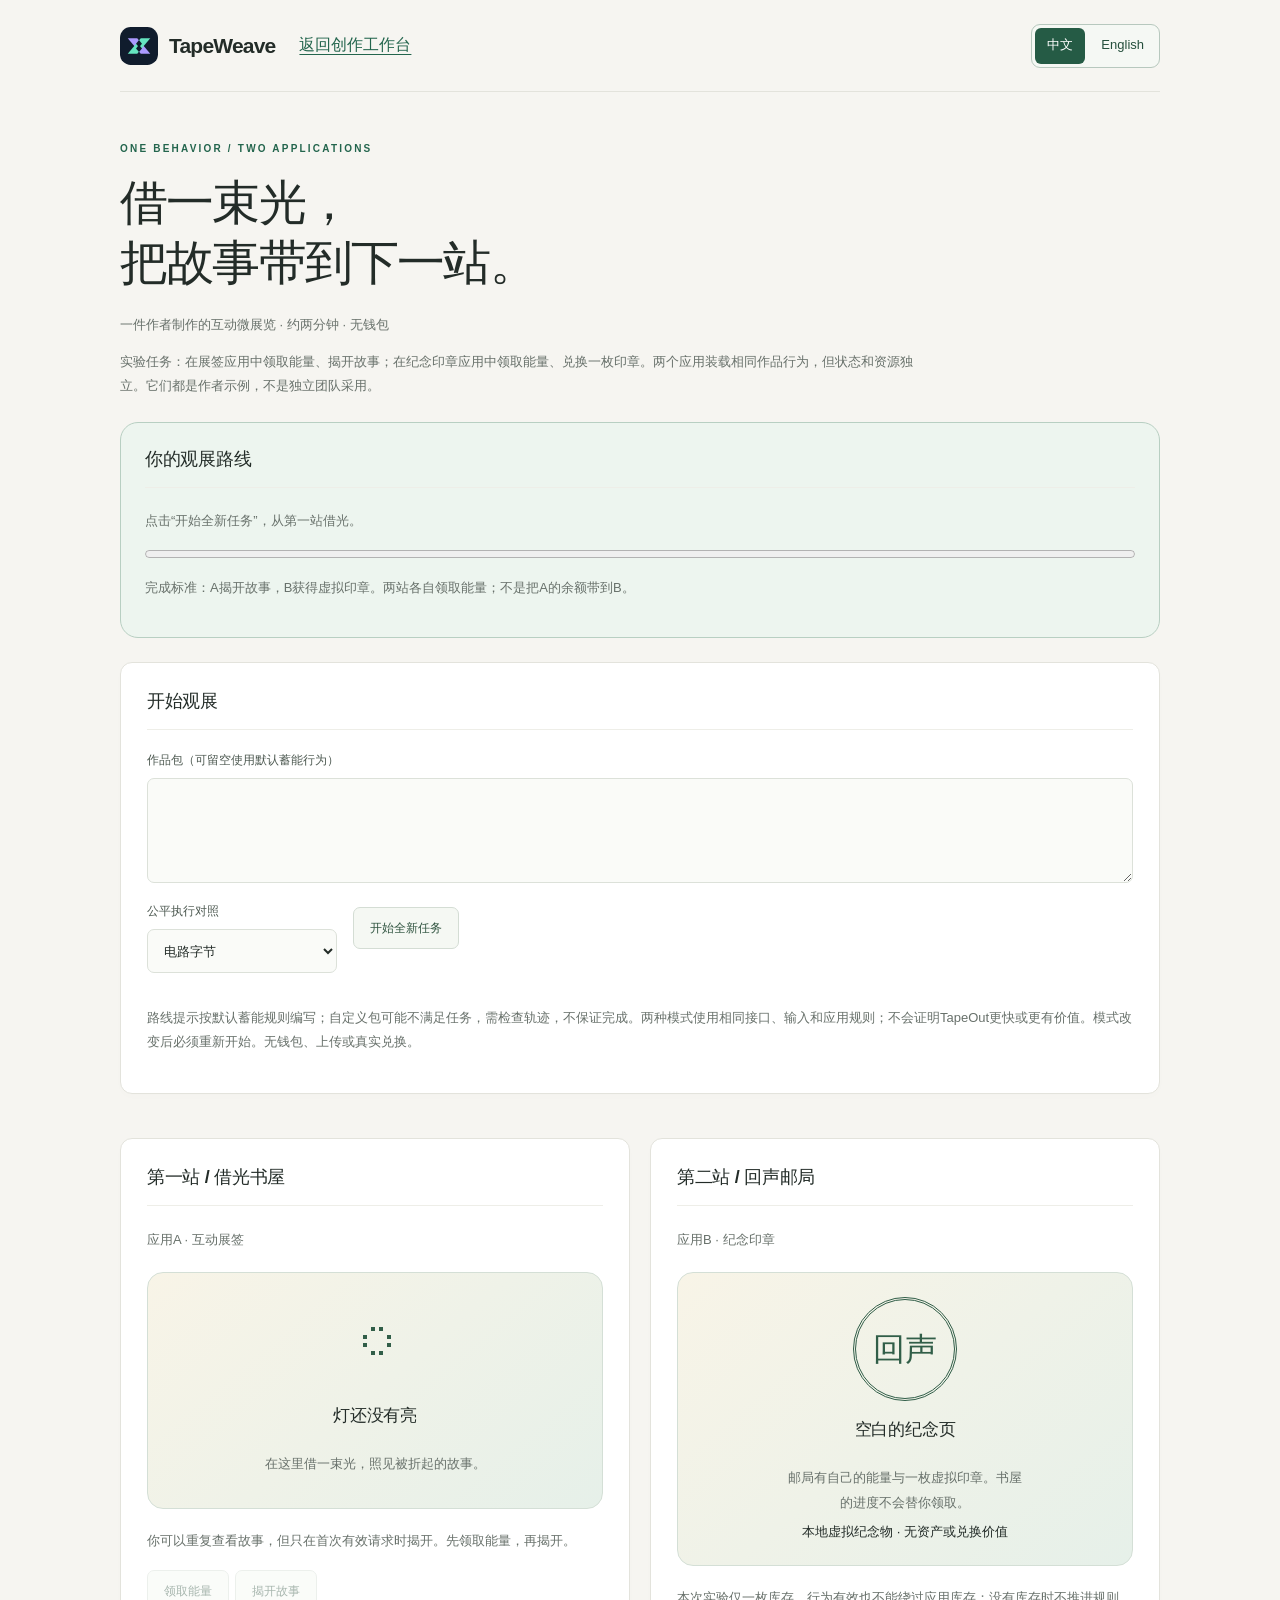
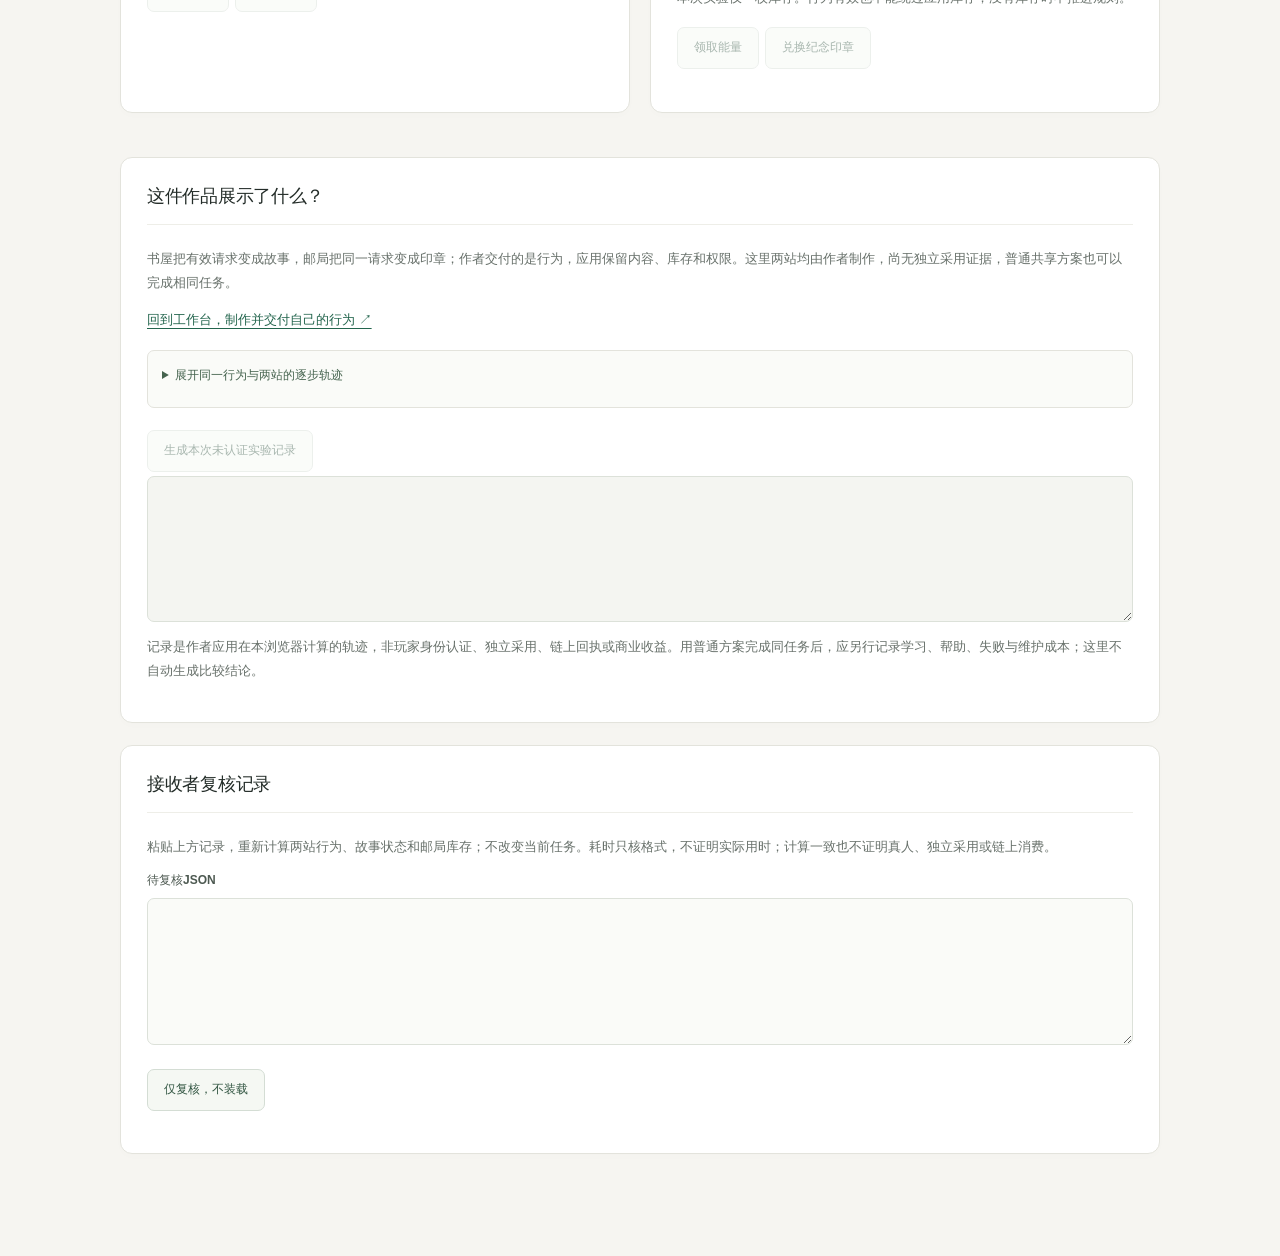
<file: research/tapeweave/demo/exhibit.html>
<!doctype html><html lang="zh-CN"><head><meta charset="utf-8"><meta name="viewport" content="width=device-width,initial-scale=1"><title>TapeWeave · 互动展览实验</title><link rel="stylesheet" href="style.css"><link rel="stylesheet" href="work.css"><link rel="stylesheet" href="exhibit.css"><link rel="stylesheet" href="i18n.css"><script type="module" src="i18n.mjs"></script></head><body><main><nav class="brand-bar"><a class="brand-home" href="work.html"><span class="brand-symbol" aria-hidden="true"></span>TapeWeave</a><a href="work.html">返回创作工作台</a></nav><p class="eyebrow">ONE BEHAVIOR / TWO APPLICATIONS</p><h1>借一束光，<br>把故事带到下一站。</h1><p>一件作者制作的互动微展览 · 约两分钟 · 无钱包</p><p>实验任务：在展签应用中领取能量、揭开故事；在纪念印章应用中领取能量、兑换一枚印章。两个应用装载相同作品行为，但状态和资源独立。它们都是作者示例，不是独立团队采用。</p><div class="journey"><h2>你的观展路线</h2><p id="task-hint" role="status">点击“开始全新任务”，从第一站借光。</p><progress id="task-progress" max="2" value="0" aria-label="完成的应用任务数"></progress><p id="task-result" class="task-result"></p><p>完成标准：A揭开故事，B获得虚拟印章。两站各自领取能量；不是把A的余额带到B。</p></div><section><h2>开始观展</h2><label>作品包（可留空使用默认蓄能行为）<textarea id="package" rows="4"></textarea></label><label>公平执行对照<select id="mode"><option value="byte">电路字节</option><option value="plain">普通共享真值表</option></select></label><button id="start">开始全新任务</button><p id="identity"></p><p>路线提示按默认蓄能规则编写；自定义包可能不满足任务，需检查轨迹，不保证完成。两种模式使用相同接口、输入和应用规则；不会证明TapeOut更快或更有价值。模式改变后必须重新开始。无钱包、上传或真实兑换。</p></section><div class="exhibit-grid"><section><h2>第一站 / 借光书屋</h2><p>应用A · 互动展签</p><div id="story-art" class="exhibit-art" data-active="false"><span class="glyph" aria-hidden="true">◌</span><h3 id="story-title">灯还没有亮</h3><p id="story-copy">在这里借一束光，照见被折起的故事。</p></div><p>你可以重复查看故事，但只在首次有效请求时揭开。先领取能量，再揭开。</p><button id="a-charge" disabled>领取能量</button><button id="a-use" disabled>揭开故事</button><p id="a-state" role="status"></p></section><section><h2>第二站 / 回声邮局</h2><p>应用B · 纪念印章</p><div id="stamp-art" class="exhibit-art stamp-art" data-active="false"><span class="glyph" aria-hidden="true">回声</span><h3 id="stamp-title">空白的纪念页</h3><p id="stamp-copy">邮局有自己的能量与一枚虚拟印章。书屋的进度不会替你领取。</p><small>本地虚拟纪念物 · 无资产或兑换价值</small></div><p>本次实验仅一枚库存。行为有效也不能绕过应用库存；没有库存时不推进规则。</p><button id="b-charge" disabled>领取能量</button><button id="b-use" disabled>兑换纪念印章</button><p id="b-state" role="status"></p></section></div><section><h2>这件作品展示了什么？</h2><p>书屋把有效请求变成故事，邮局把同一请求变成印章；作者交付的是行为，应用保留内容、库存和权限。这里两站均由作者制作，尚无独立采用证据，普通共享方案也可以完成相同任务。</p><p><a href="work.html">回到工作台，制作并交付自己的行为 ↗</a></p><details><summary>展开同一行为与两站的逐步轨迹</summary><pre id="trace"></pre></details><button id="record" disabled>生成本次未认证实验记录</button><textarea id="output" readonly rows="6" aria-label="实验记录"></textarea><p>记录是作者应用在本浏览器计算的轨迹，非玩家身份认证、独立采用、链上回执或商业收益。用普通方案完成同任务后，应另行记录学习、帮助、失败与维护成本；这里不自动生成比较结论。</p></section><section><h2>接收者复核记录</h2><p>粘贴上方记录，重新计算两站行为、故事状态和邮局库存；不改变当前任务。耗时只核格式，不证明实际用时；计算一致也不证明真人、独立采用或链上消费。</p><label>待复核JSON<textarea id="verify-input" rows="6"></textarea></label><button id="verify-record">仅复核，不装载</button><pre id="verify-result" role="status"></pre></section><p id="status" role="status"></p><script type="module" src="exhibit-page.mjs"></script></main></body></html>
</file>
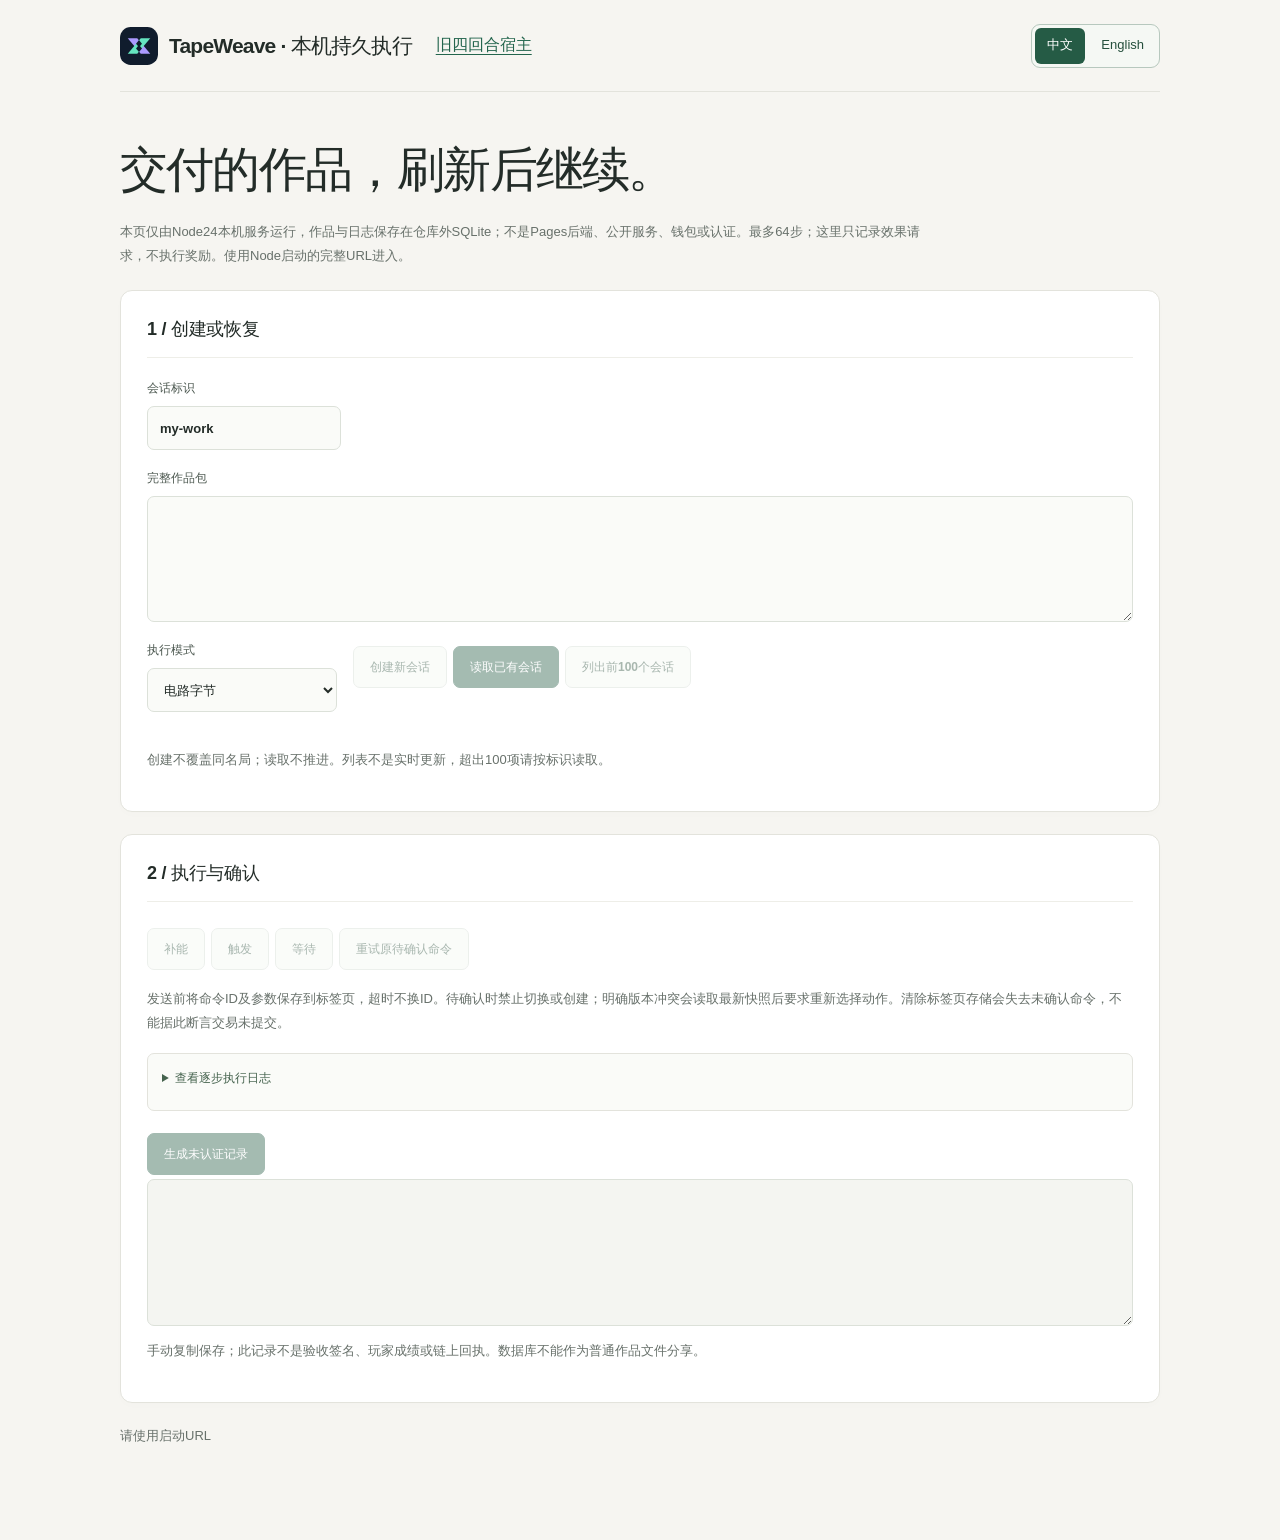
<file: research/tapeweave/demo/local-work.html>
<!doctype html><html lang="zh-CN"><head><meta charset="utf-8"><meta name="viewport" content="width=device-width,initial-scale=1"><title>TapeWeave 本机作品执行</title><link rel="stylesheet" href="style.css"><link rel="stylesheet" href="i18n.css"><script type="module" src="i18n.mjs"></script></head><body><main><nav class="brand-bar"><a class="brand-home" href="local-work.html"><span class="brand-symbol" aria-hidden="true"></span>TapeWeave · 本机持久执行</a><a href="durable.html">旧四回合宿主</a></nav><h1>交付的作品，刷新后继续。</h1><p>本页仅由Node24本机服务运行，作品与日志保存在仓库外SQLite；不是Pages后端、公开服务、钱包或认证。最多64步；这里只记录效果请求，不执行奖励。使用Node启动的完整URL进入。</p><section><h2>1 / 创建或恢复</h2><label>会话标识<input id="session" maxlength="80" value="my-work"></label><label>完整作品包<textarea id="work" rows="5"></textarea></label><label>执行模式<select id="mode"><option value="byte">电路字节</option><option value="plain">普通真值表</option></select></label><button id="create" disabled>创建新会话</button><button id="load" disabled>读取已有会话</button><button id="list" disabled>列出前100个会话</button><ul id="sessions"></ul><p>创建不覆盖同名局；读取不推进。列表不是实时更新，超出100项请按标识读取。</p></section><section><h2>2 / 执行与确认</h2><pre id="summary"></pre><button id="charge" disabled>补能</button><button id="trigger" disabled>触发</button><button id="wait" disabled>等待</button><button id="retry" disabled>重试原待确认命令</button><p id="pending"></p><p>发送前将命令ID及参数保存到标签页，超时不换ID。待确认时禁止切换或创建；明确版本冲突会读取最新快照后要求重新选择动作。清除标签页存储会失去未确认命令，不能据此断言交易未提交。</p><details><summary>查看逐步执行日志</summary><pre id="trace"></pre></details><button id="export" disabled>生成未认证记录</button><textarea id="output" rows="6" readonly aria-label="执行记录JSON"></textarea><p>手动复制保存；此记录不是验收签名、玩家成绩或链上回执。数据库不能作为普通作品文件分享。</p></section><p id="status" role="status"></p><script type="module" src="local-work.mjs"></script></main></body></html>
</file>
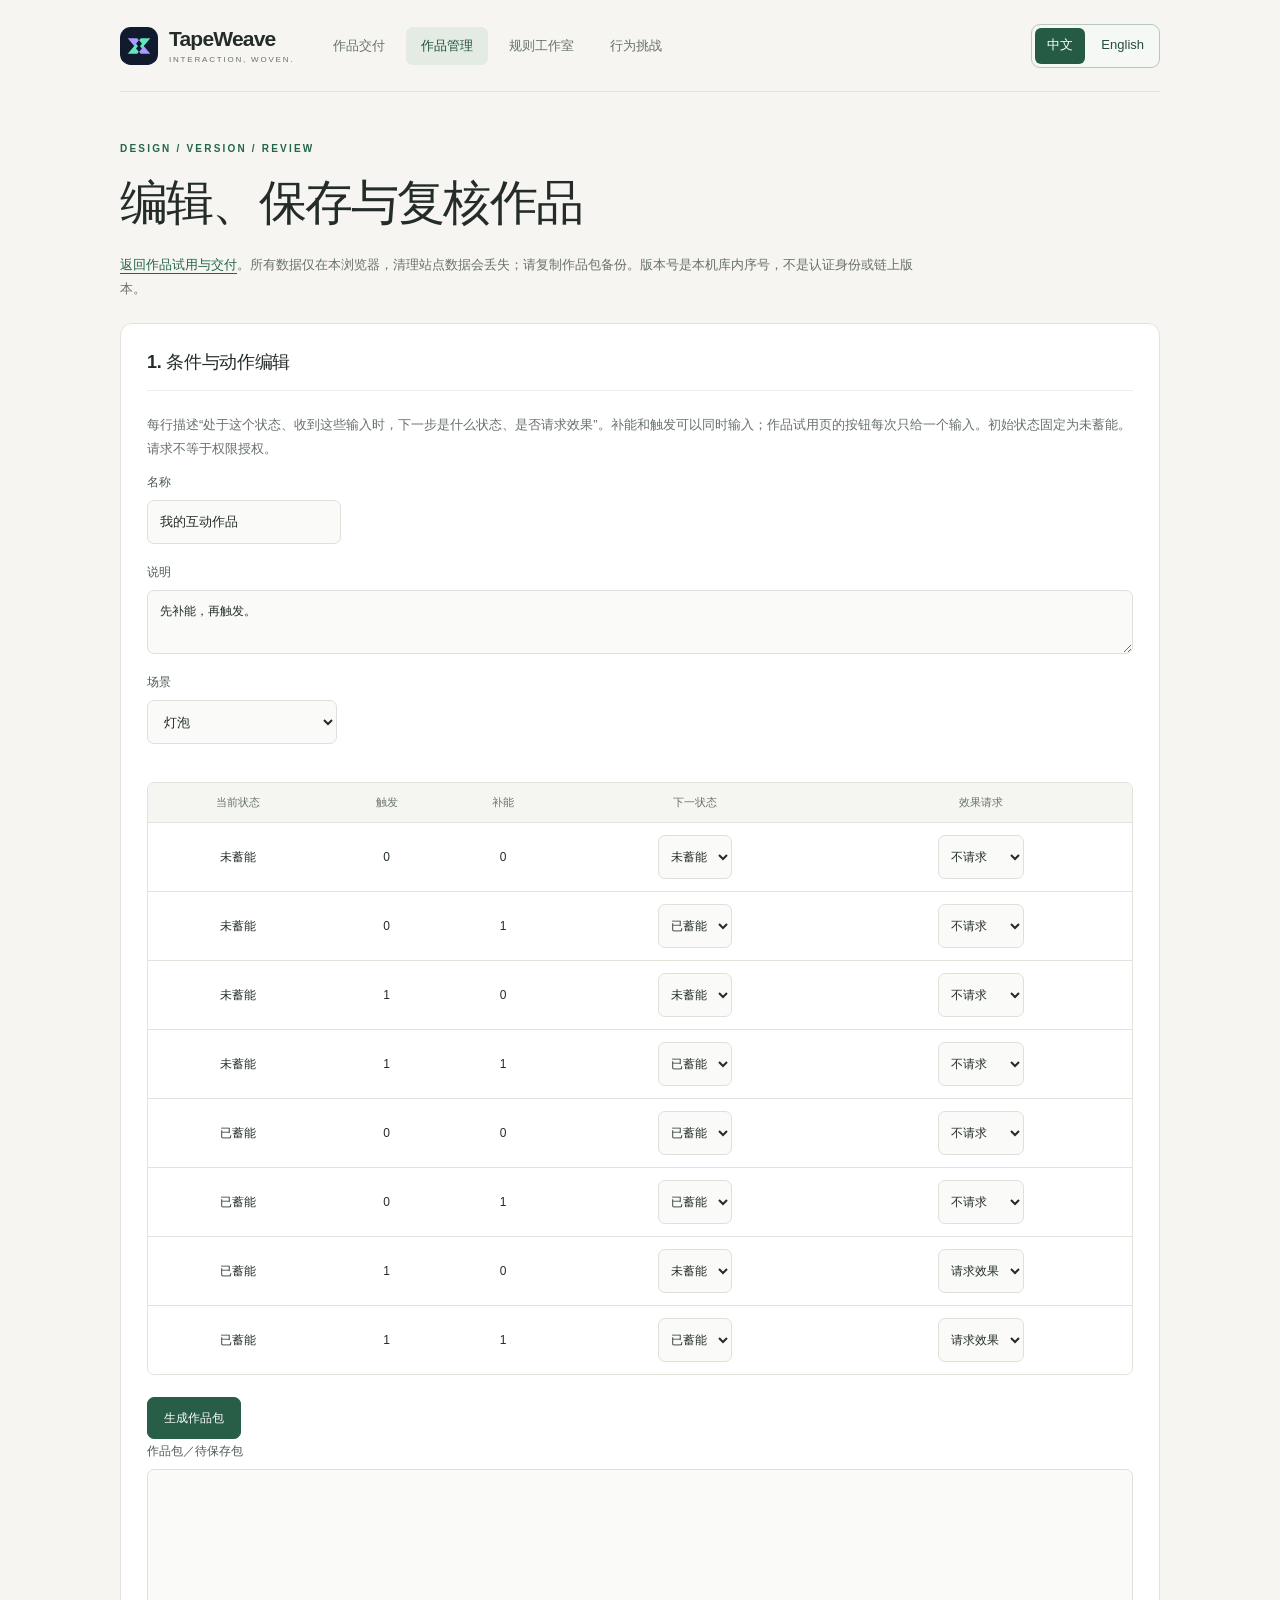
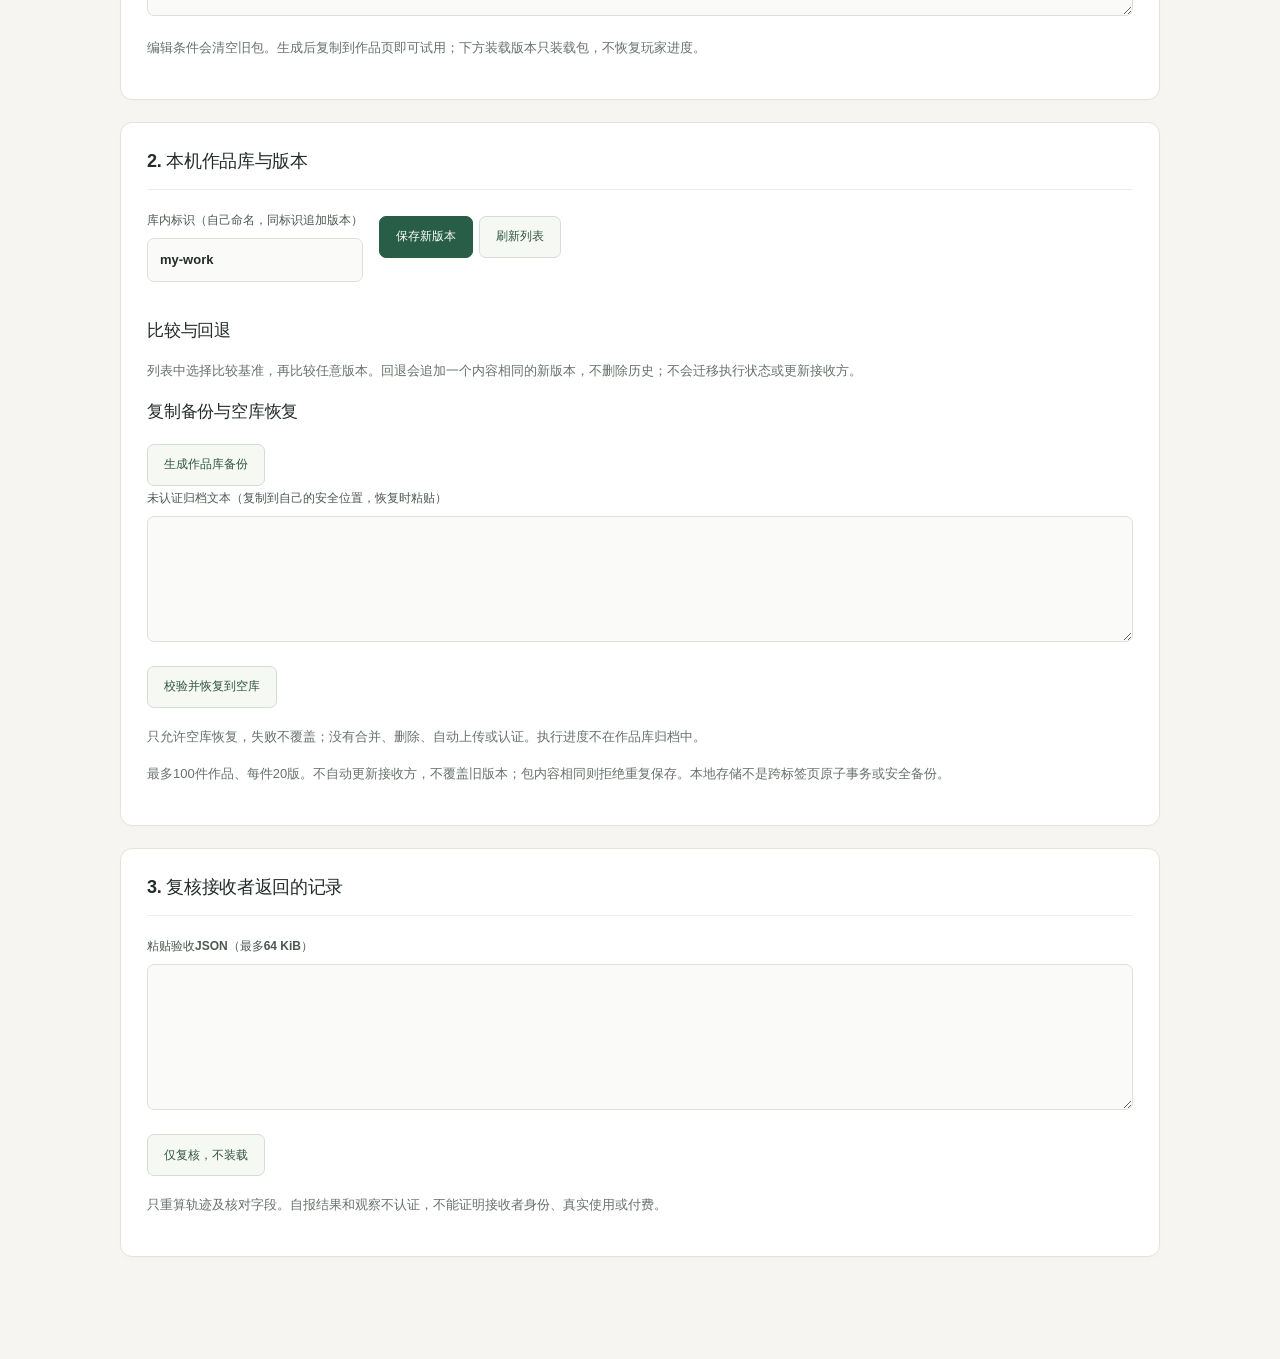
<file: research/tapeweave/demo/manage.html>
<!doctype html>
<html lang="zh-CN"><head><meta charset="utf-8"><meta name="viewport" content="width=device-width,initial-scale=1"><title>TapeWeave 作品管理</title><link rel="stylesheet" href="style.css"><link rel="stylesheet" href="work.css"><link rel="stylesheet" href="i18n.css"><script type="module" src="i18n.mjs"></script></head><body><main><nav class="brand-bar" aria-label="主导航"><a class="brand-home" href="work.html"><span class="brand-symbol" aria-hidden="true"></span><span class="brand-label">TapeWeave<small>INTERACTION, WOVEN.</small></span></a><div class="brand-nav"><a href="work.html">作品交付</a><a href="manage.html" aria-current="page">作品管理</a><a href="studio.html">规则工作室</a><a href="index.html">行为挑战</a></div></nav><p class="eyebrow">DESIGN / VERSION / REVIEW</p><h1>编辑、保存与复核作品</h1><p><a href="work.html">返回作品试用与交付</a>。所有数据仅在本浏览器，清理站点数据会丢失；请复制作品包备份。版本号是本机库内序号，不是认证身份或链上版本。</p>
<section><h2>1. 条件与动作编辑</h2><p>每行描述“处于这个状态、收到这些输入时，下一步是什么状态、是否请求效果”。补能和触发可以同时输入；作品试用页的按钮每次只给一个输入。初始状态固定为未蓄能。请求不等于权限授权。</p><label>名称<input id="name" maxlength="80" value="我的互动作品"></label><label>说明<textarea id="description" maxlength="1200">先补能，再触发。</textarea></label><label>场景<select id="scene"><option value="lamp">灯泡</option><option value="reveal">揭开</option></select></label><div class="trace-wrap"><table><thead><tr><th>当前状态</th><th>触发</th><th>补能</th><th>下一状态</th><th>效果请求</th></tr></thead><tbody id="rules"></tbody></table></div><button id="build">生成作品包</button><label>作品包／待保存包<textarea id="package" rows="6"></textarea></label><p>编辑条件会清空旧包。生成后复制到作品页即可试用；下方装载版本只装载包，不恢复玩家进度。</p></section>
<section><h2>2. 本机作品库与版本</h2><label>库内标识（自己命名，同标识追加版本）<input id="id" maxlength="80" value="my-work"></label><button id="save">保存新版本</button><button id="refresh">刷新列表</button><div id="library"></div><h3>比较与回退</h3><p>列表中选择比较基准，再比较任意版本。回退会追加一个内容相同的新版本，不删除历史；不会迁移执行状态或更新接收方。</p><p id="comparison-base"></p><pre id="comparison" role="status"></pre><h3>复制备份与空库恢复</h3><button id="backup">生成作品库备份</button><label>未认证归档文本（复制到自己的安全位置，恢复时粘贴）<textarea id="archive" rows="5"></textarea></label><button id="restore-library">校验并恢复到空库</button><p>只允许空库恢复，失败不覆盖；没有合并、删除、自动上传或认证。执行进度不在作品库归档中。</p><p>最多100件作品、每件20版。不自动更新接收方，不覆盖旧版本；包内容相同则拒绝重复保存。本地存储不是跨标签页原子事务或安全备份。</p></section>
<section><h2>3. 复核接收者返回的记录</h2><label>粘贴验收JSON（最多64 KiB）<textarea id="record" rows="6"></textarea></label><button id="verify">仅复核，不装载</button><p id="verdict" role="status"></p><p>只重算轨迹及核对字段。自报结果和观察不认证，不能证明接收者身份、真实使用或付费。</p></section><p id="status" role="status"></p><script type="module" src="manage-page.mjs"></script></main></body></html>
</file>
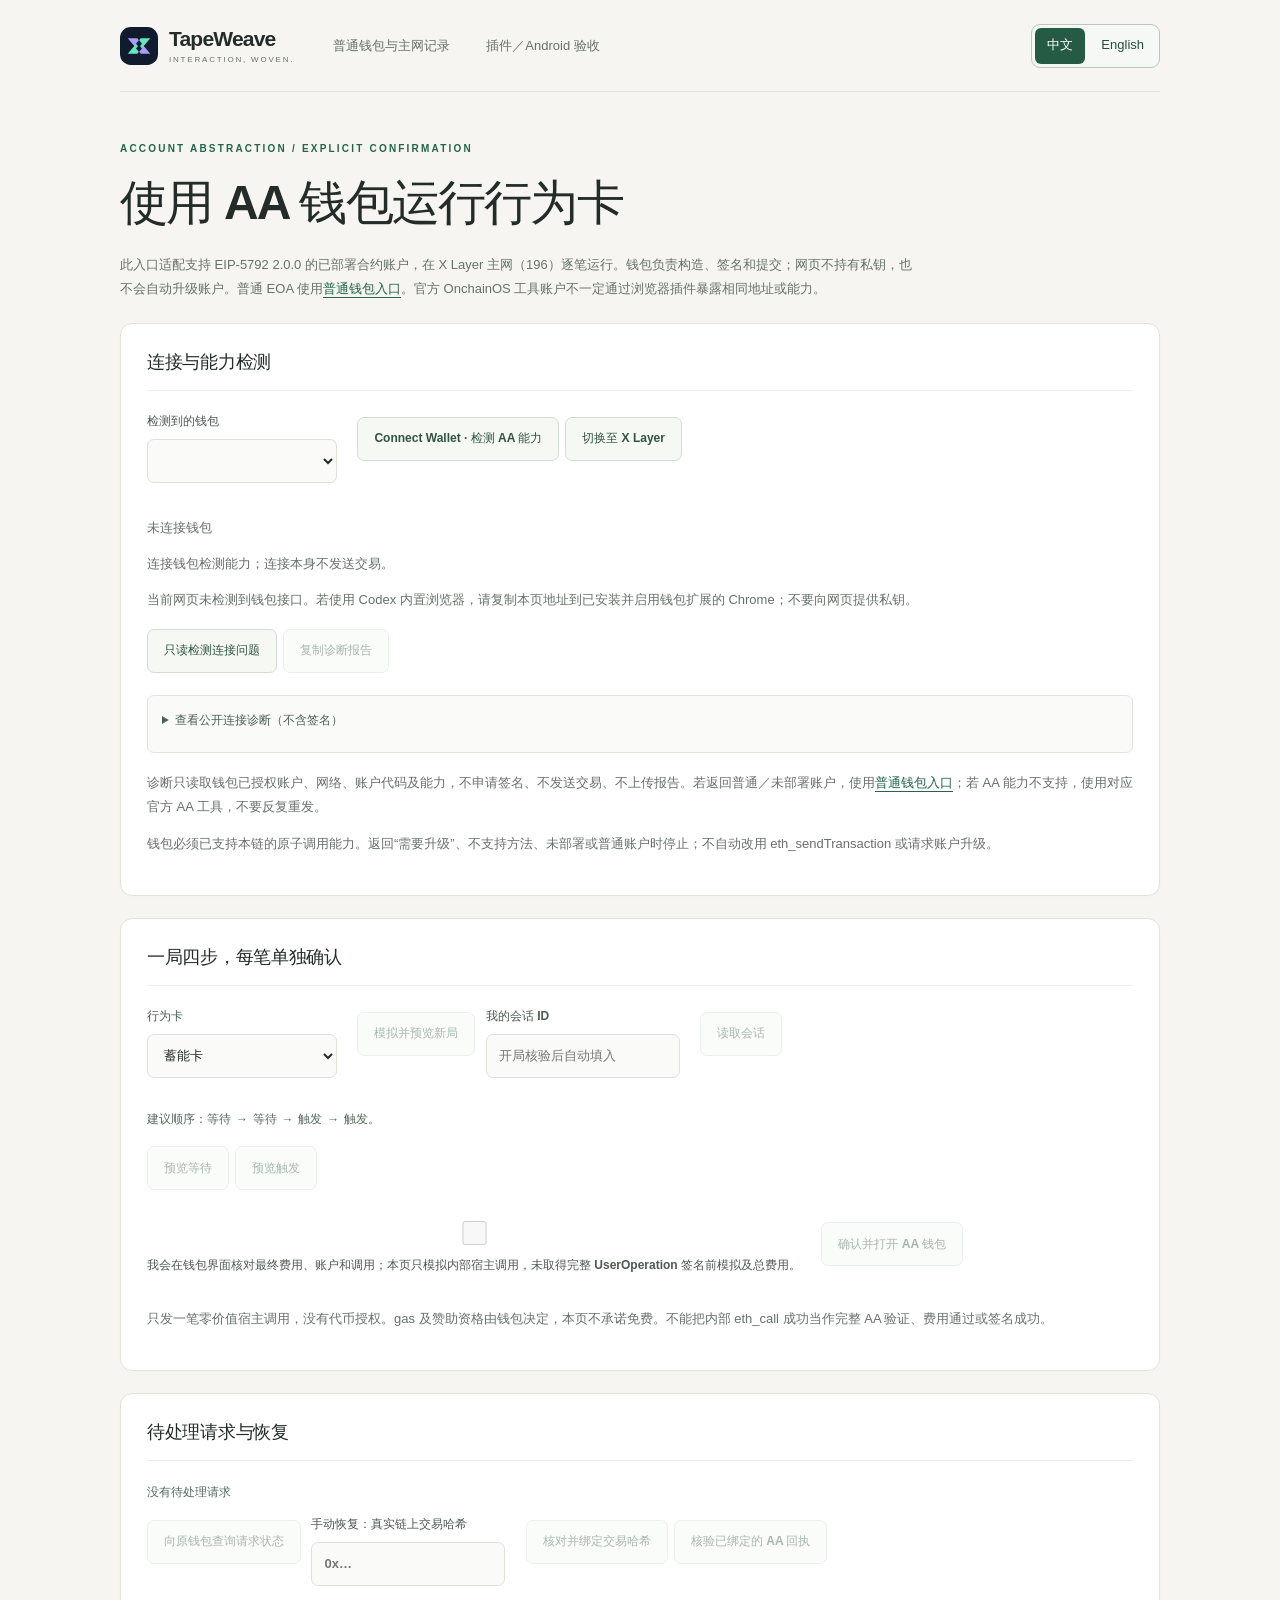
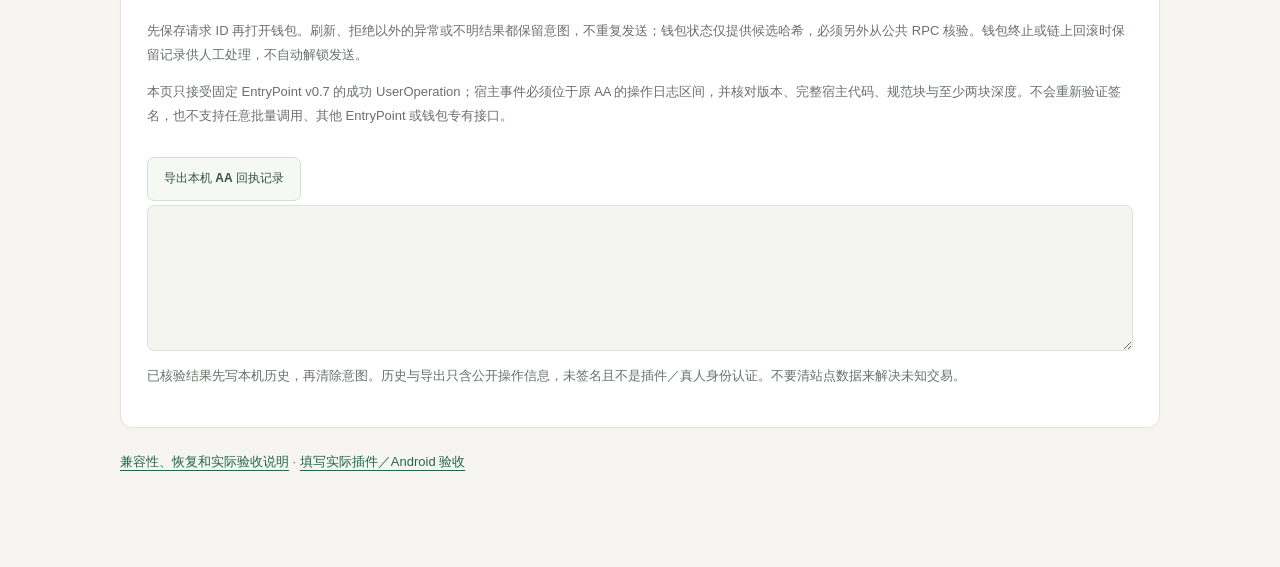
<file: research/tapeweave/demo/native.html>
<!doctype html>
<html lang="zh-CN"><head><meta charset="utf-8"><meta name="viewport" content="width=device-width,initial-scale=1">
<title>TapeWeave AA 钱包入口</title><link rel="stylesheet" href="style.css">
<style>button{min-height:44px}pre{max-width:100%;overflow:auto}input{width:100%}label:has(input[type=checkbox]){display:block}input[type=checkbox]{display:inline-block;width:auto;vertical-align:middle;min-height:24px}main>section>label{display:block;max-width:100%}</style><link rel="stylesheet" href="i18n.css"><script type="module" src="i18n.mjs"></script></head>
<body><main>
<nav class="brand-bar" aria-label="主导航"><a class="brand-home" href="work.html"><span class="brand-symbol" aria-hidden="true"></span><span class="brand-label">TapeWeave<small>INTERACTION, WOVEN.</small></span></a><div class="brand-nav"><a href="chain.html">普通钱包与主网记录</a><a href="device-check.html">插件／Android 验收</a></div></nav>
<p class="eyebrow">ACCOUNT ABSTRACTION / EXPLICIT CONFIRMATION</p><h1>使用 AA 钱包运行行为卡</h1>
<p>此入口适配支持 EIP-5792 2.0.0 的已部署合约账户，在 X Layer 主网（196）逐笔运行。钱包负责构造、签名和提交；网页不持有私钥，也不会自动升级账户。普通 EOA 使用<a href="chain.html">普通钱包入口</a>。官方 OnchainOS 工具账户不一定通过浏览器插件暴露相同地址或能力。</p>
<section aria-labelledby="connect-title"><h2 id="connect-title">连接与能力检测</h2>
<label>检测到的钱包<select id="native-provider" disabled></select></label>
<button id="native-connect" disabled>Connect Wallet · 检测 AA 能力</button><button id="native-switch" disabled>切换至 X Layer</button>
<p id="native-account">未连接钱包</p><p id="native-status" role="status">正在初始化。连接不发送交易。</p>
<p id="native-guidance">正在检查浏览器入口…</p>
<button id="native-diagnose" disabled>只读检测连接问题</button><button id="native-diagnostic-copy" disabled>复制诊断报告</button>
<details><summary>查看公开连接诊断（不含签名）</summary><textarea id="native-diagnostic" readonly rows="10" aria-label="公开钱包诊断"></textarea></details>
<p>诊断只读取钱包已授权账户、网络、账户代码及能力，不申请签名、不发送交易、不上传报告。若返回普通／未部署账户，使用<a href="chain.html">普通钱包入口</a>；若 AA 能力不支持，使用对应官方 AA 工具，不要反复重发。</p>
<p>钱包必须已支持本链的原子调用能力。返回“需要升级”、不支持方法、未部署或普通账户时停止；不自动改用 eth_sendTransaction 或请求账户升级。</p></section>
<section aria-labelledby="play-title"><h2 id="play-title">一局四步，每笔单独确认</h2>
<label>行为卡<select id="native-circuit" disabled><option value="1">蓄能卡</option><option value="2">交替卡</option></select></label>
<button id="native-open" disabled>模拟并预览新局</button>
<label>我的会话 ID<input id="native-session" disabled inputmode="numeric" maxlength="78" placeholder="开局核验后自动填入"></label>
<button id="native-read" disabled>读取会话</button><pre id="native-state">建议顺序：等待 → 等待 → 触发 → 触发。</pre>
<button id="native-wait" disabled>预览等待</button><button id="native-trigger" disabled>预览触发</button>
<pre id="native-preview" aria-label="AA 操作预览"></pre>
<label><input type="checkbox" id="native-fee-ack" disabled>我会在钱包界面核对最终费用、账户和调用；本页只模拟内部宿主调用，未取得完整 UserOperation 签名前模拟及总费用。</label>
<button id="native-confirm" disabled>确认并打开 AA 钱包</button>
<p>只发一笔零价值宿主调用，没有代币授权。gas 及赞助资格由钱包决定，本页不承诺免费。不能把内部 eth_call 成功当作完整 AA 验证、费用通过或签名成功。</p></section>
<section aria-labelledby="recovery-title"><h2 id="recovery-title">待处理请求与恢复</h2>
<pre id="native-pending">没有待处理请求</pre>
<button id="native-lookup" disabled>向原钱包查询请求状态</button>
<label>手动恢复：真实链上交易哈希<input id="native-hash" disabled maxlength="66" placeholder="0x…"></label>
<button id="native-recover" disabled>核对并绑定交易哈希</button><button id="native-verify" disabled>核验已绑定的 AA 回执</button>
<p>先保存请求 ID 再打开钱包。刷新、拒绝以外的异常或不明结果都保留意图，不重复发送；钱包状态仅提供候选哈希，必须另外从公共 RPC 核验。钱包终止或链上回滚时保留记录供人工处理，不自动解锁发送。</p>
<p>本页只接受固定 EntryPoint v0.7 的成功 UserOperation；宿主事件必须位于原 AA 的操作日志区间，并核对版本、完整宿主代码、规范块与至少两块深度。不会重新验证签名，也不支持任意批量调用、其他 EntryPoint 或钱包专有接口。</p>
<pre id="native-result"></pre>
<button id="native-export" disabled>导出本机 AA 回执记录</button>
<textarea id="native-archive" readonly rows="6" aria-label="AA 回执导出"></textarea>
<p>已核验结果先写本机历史，再清除意图。历史与导出只含公开操作信息，未签名且不是插件／真人身份认证。不要清站点数据来解决未知交易。</p></section>
<p><a href="AA-WALLET.md">兼容性、恢复和实际验收说明</a> · <a href="device-check.html">填写实际插件／Android 验收</a></p>
<script type="module" src="native-page.mjs?v=diagnostics-20261026-1"></script>
</main></body></html>
</file>
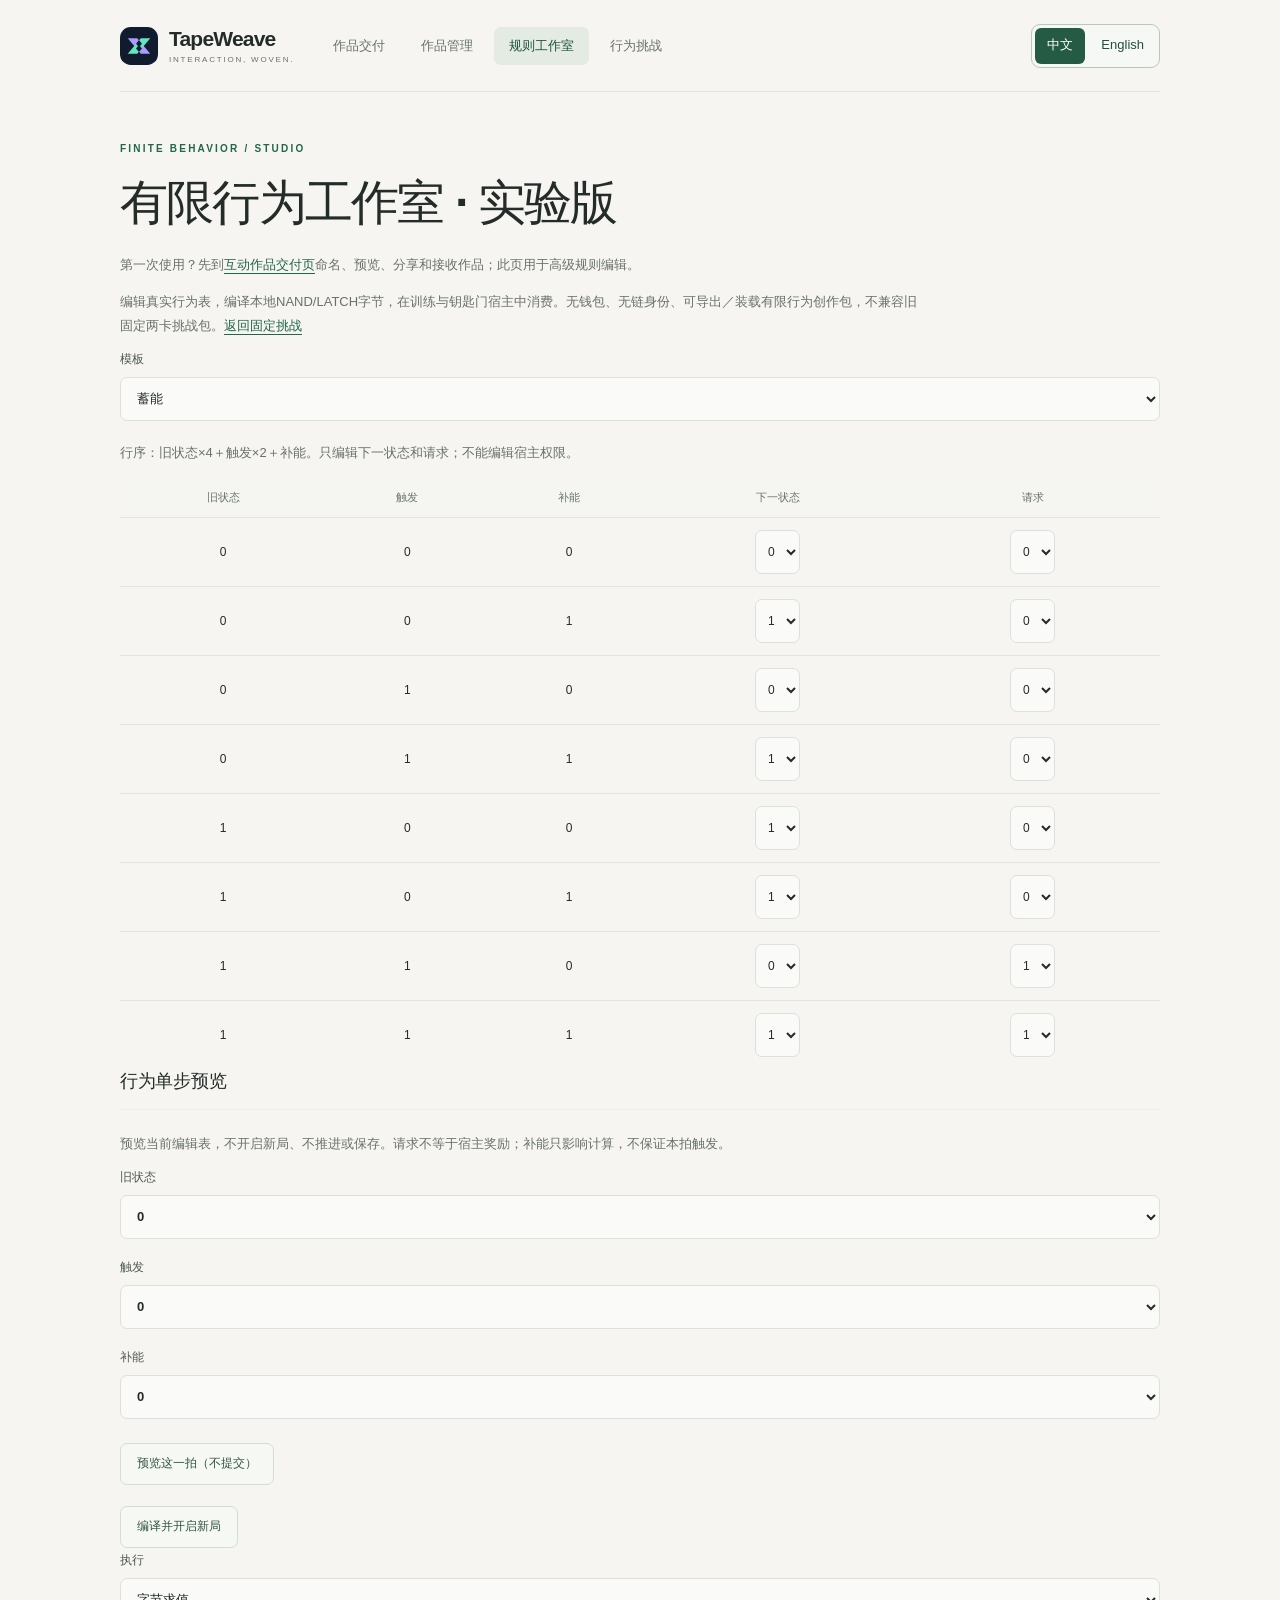
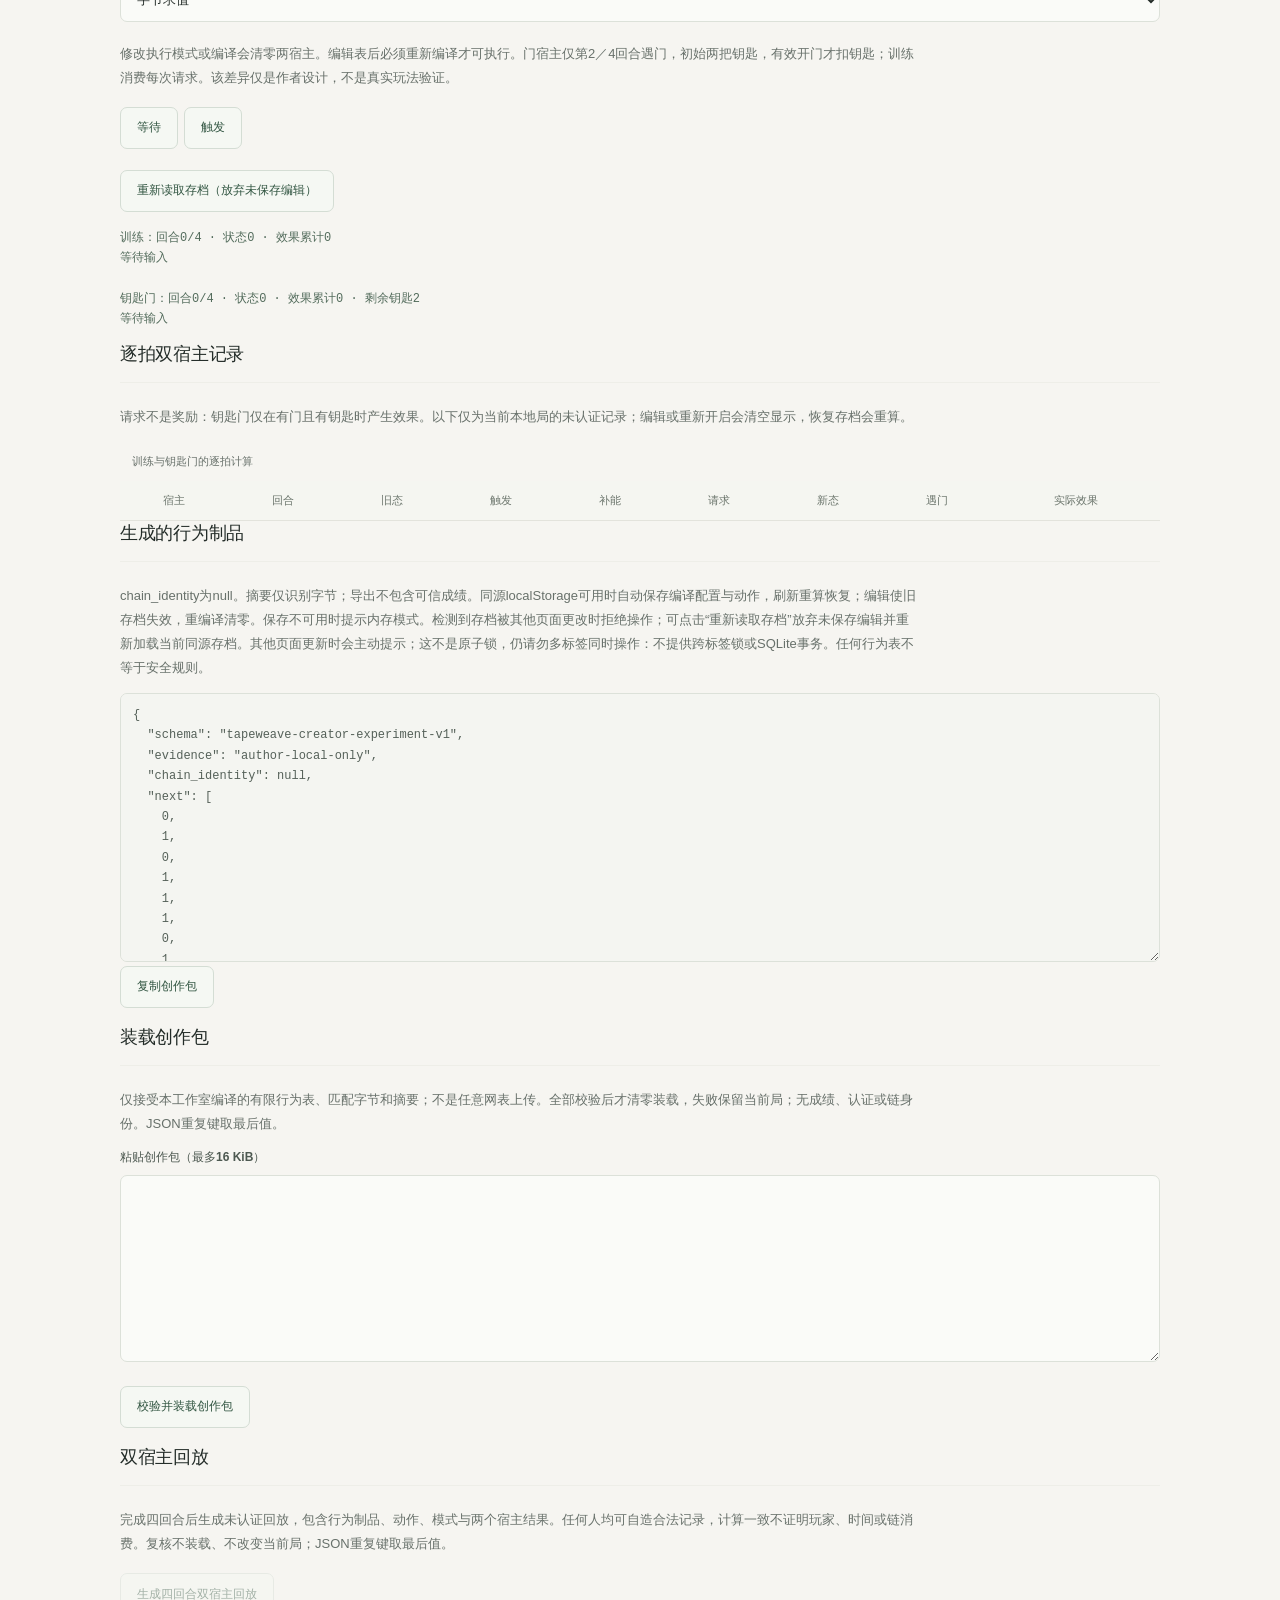
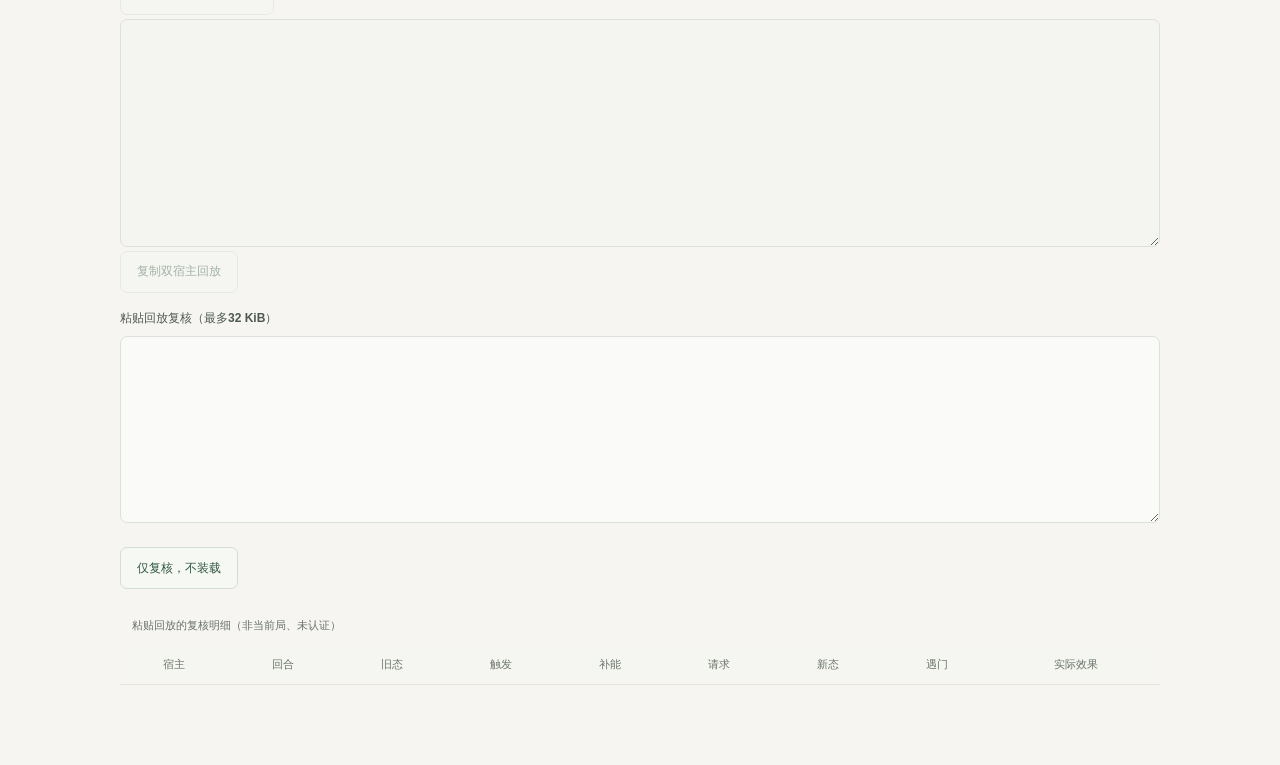
<file: research/tapeweave/demo/studio.html>
<!doctype html><html lang="zh-CN"><head><meta charset="utf-8"><meta name="viewport" content="width=device-width,initial-scale=1"><title>TapeWeave 有限行为工作室</title><link rel="stylesheet" href="style.css"><link rel="stylesheet" href="i18n.css"><script type="module" src="i18n.mjs"></script></head><body><main><nav class="brand-bar" aria-label="主导航"><a class="brand-home" href="work.html"><span class="brand-symbol" aria-hidden="true"></span><span class="brand-label">TapeWeave<small>INTERACTION, WOVEN.</small></span></a><div class="brand-nav"><a href="work.html">作品交付</a><a href="manage.html">作品管理</a><a href="studio.html" aria-current="page">规则工作室</a><a href="index.html">行为挑战</a></div></nav><p class="eyebrow">FINITE BEHAVIOR / STUDIO</p><h1>有限行为工作室 · 实验版</h1><p>第一次使用？先到<a href="work.html">互动作品交付页</a>命名、预览、分享和接收作品；此页用于高级规则编辑。</p><p>编辑真实行为表，编译本地NAND/LATCH字节，在训练与钥匙门宿主中消费。无钱包、无链身份、可导出／装载有限行为创作包，不兼容旧固定两卡挑战包。<a href="index.html">返回固定挑战</a></p><label>模板 <select id="preset"><option value="pulse">蓄能</option><option value="alternating">交替</option></select></label><p>行序：旧状态×4＋触发×2＋补能。只编辑下一状态和请求；不能编辑宿主权限。</p><div style="overflow:auto"><table><thead><tr><th>旧状态</th><th>触发</th><th>补能</th><th>下一状态</th><th>请求</th></tr></thead><tbody id="rows"></tbody></table></div><h2>行为单步预览</h2><p>预览当前编辑表，不开启新局、不推进或保存。请求不等于宿主奖励；补能只影响计算，不保证本拍触发。</p><label>旧状态 <select id="probe-old"><option>0</option><option>1</option></select></label><label>触发 <select id="probe-trigger"><option>0</option><option>1</option></select></label><label>补能 <select id="probe-recharge"><option>0</option><option>1</option></select></label><button id="probe" type="button">预览这一拍（不提交）</button><p id="probe-result" role="status"></p><button id="compile">编译并开启新局</button><label>执行 <select id="mode"><option value="byte">字节求值</option><option value="plain">普通共享真值表</option></select></label><p>修改执行模式或编译会清零两宿主。编辑表后必须重新编译才可执行。门宿主仅第2／4回合遇门，初始两把钥匙，有效开门才扣钥匙；训练消费每次请求。该差异仅是作者设计，不是真实玩法验证。</p><button id="wait">等待</button><button id="fire">触发</button><p id="error" role="alert"></p><button id="reload-save" type="button">重新读取存档（放弃未保存编辑）</button><pre id="visual" aria-live="polite"></pre><h2>逐拍双宿主记录</h2><p>请求不是奖励：钥匙门仅在有门且有钥匙时产生效果。以下仅为当前本地局的未认证记录；编辑或重新开启会清空显示，恢复存档会重算。</p><div style="overflow:auto"><table><caption>训练与钥匙门的逐拍计算</caption><thead><tr><th>宿主</th><th>回合</th><th>旧态</th><th>触发</th><th>补能</th><th>请求</th><th>新态</th><th>遇门</th><th>实际效果</th></tr></thead><tbody id="studio-trace"></tbody></table></div><h2>生成的行为制品</h2><p>chain_identity为null。摘要仅识别字节；导出不包含可信成绩。同源localStorage可用时自动保存编译配置与动作，刷新重算恢复；编辑使旧存档失效，重编译清零。保存不可用时提示内存模式。检测到存档被其他页面更改时拒绝操作；可点击“重新读取存档”放弃未保存编辑并重新加载当前同源存档。其他页面更新时会主动提示；这不是原子锁，仍请勿多标签同时操作：不提供跨标签锁或SQLite事务。任何行为表不等于安全规则。</p><textarea id="artifact" rows="12" readonly aria-label="本地行为制品JSON"></textarea><button id="copy-artifact" disabled>复制创作包</button><p id="copy-artifact-status" role="status"></p><h2>装载创作包</h2><p>仅接受本工作室编译的有限行为表、匹配字节和摘要；不是任意网表上传。全部校验后才清零装载，失败保留当前局；无成绩、认证或链身份。JSON重复键取最后值。</p><label>粘贴创作包（最多16 KiB）<textarea id="import-text" rows="8"></textarea></label><button id="import">校验并装载创作包</button><p id="import-status" role="status"></p><h2>双宿主回放</h2><p>完成四回合后生成未认证回放，包含行为制品、动作、模式与两个宿主结果。任何人均可自造合法记录，计算一致不证明玩家、时间或链消费。复核不装载、不改变当前局；JSON重复键取最后值。</p><button id="export-replay" disabled>生成四回合双宿主回放</button><textarea id="replay-output" rows="10" readonly aria-label="未认证双宿主回放"></textarea><button id="copy-replay" disabled>复制双宿主回放</button><p id="copy-replay-status" role="status"></p><label>粘贴回放复核（最多32 KiB）<textarea id="verify-text" rows="8"></textarea></label><button id="verify-replay">仅复核，不装载</button><p id="verify-status" role="status"></p><div style="overflow:auto"><table><caption>粘贴回放的复核明细（非当前局、未认证）</caption><thead><tr><th>宿主</th><th>回合</th><th>旧态</th><th>触发</th><th>补能</th><th>请求</th><th>新态</th><th>遇门</th><th>实际效果</th></tr></thead><tbody id="verified-trace"></tbody></table></div><script type="module" src="studio.mjs"></script></main></body></html>
</file>
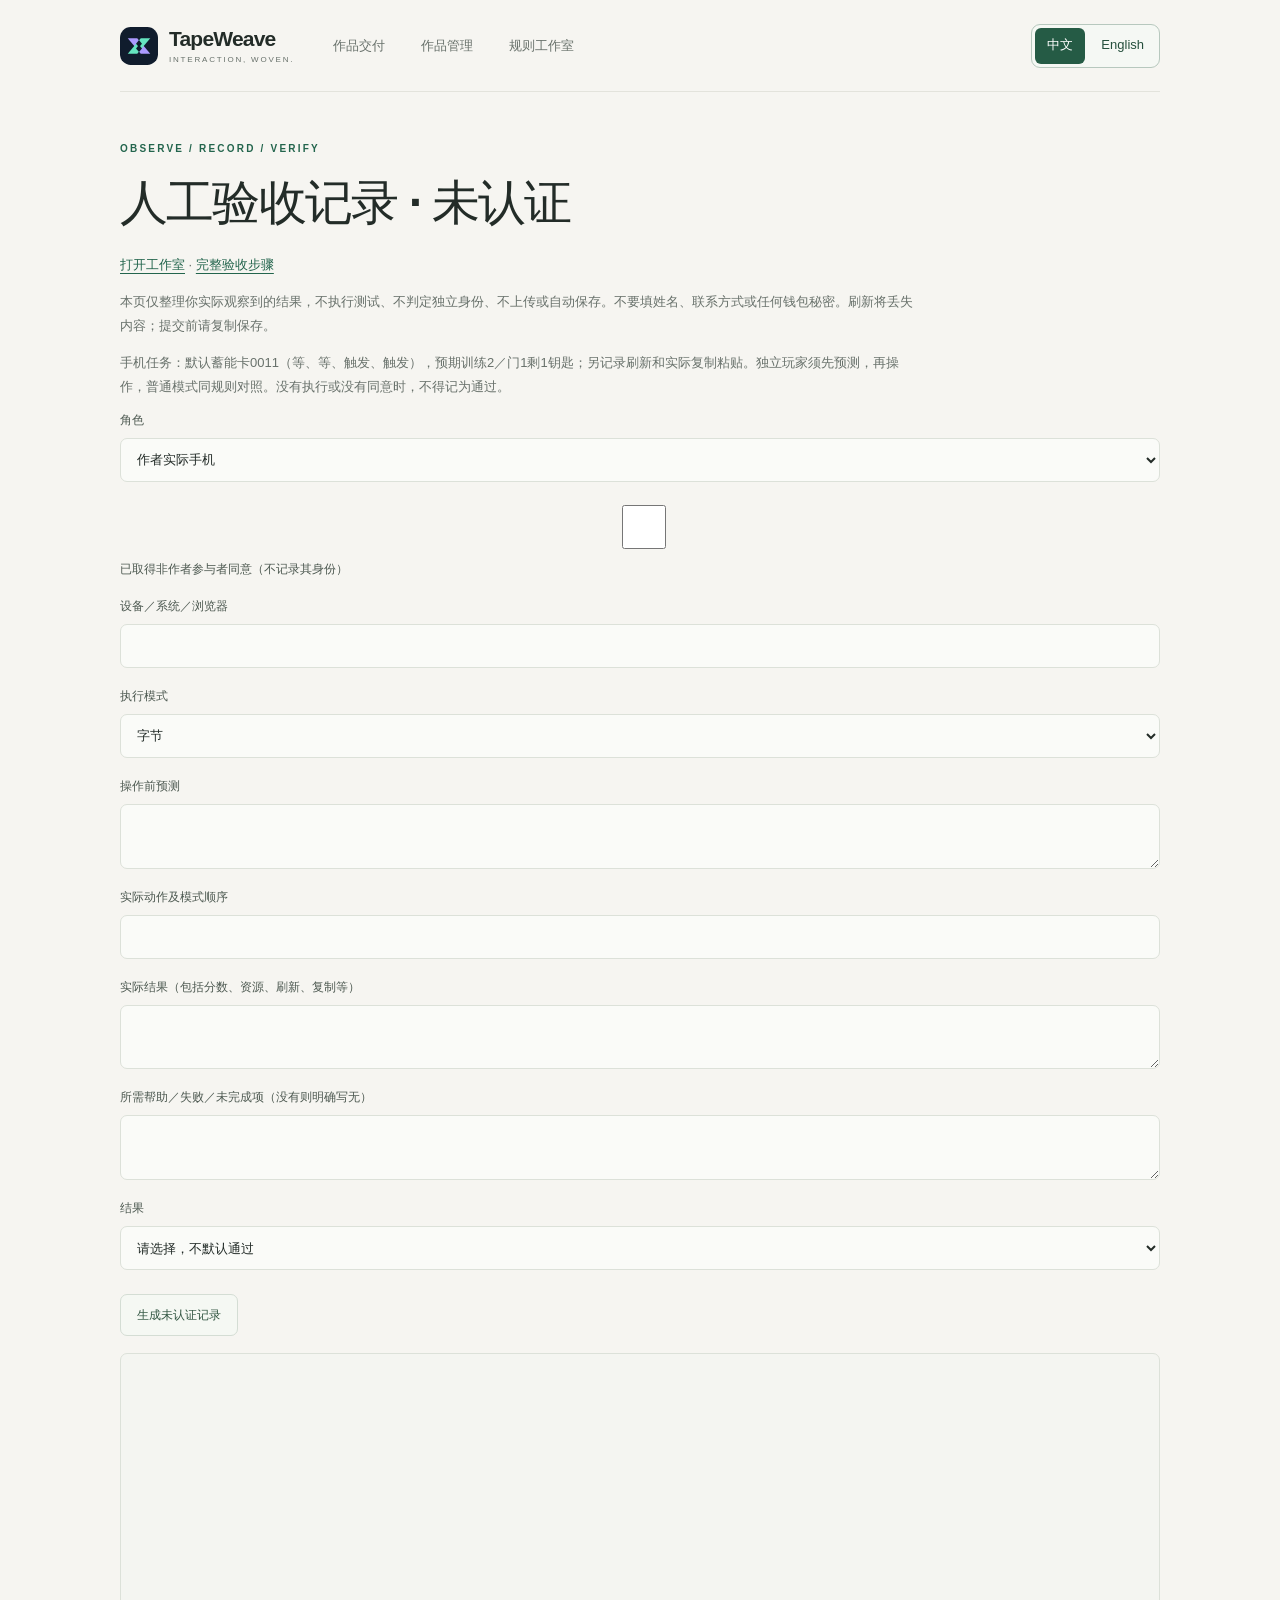
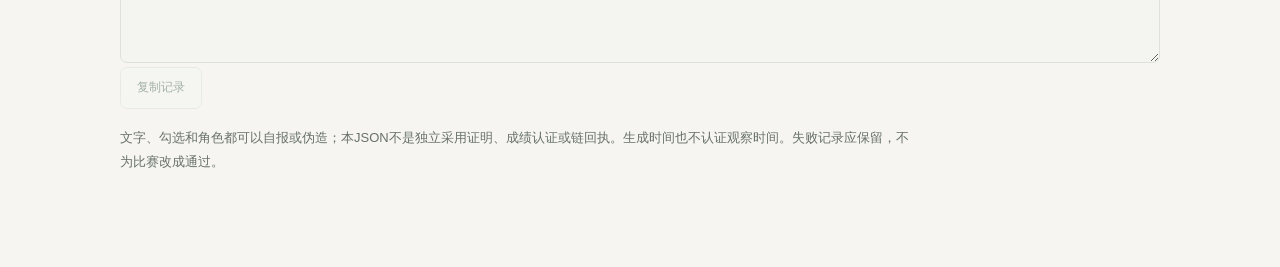
<file: research/tapeweave/demo/validation.html>
<!doctype html>
<html lang="zh-CN"><head><meta charset="utf-8"><meta name="viewport" content="width=device-width,initial-scale=1"><title>TapeWeave 人工验收记录</title><link rel="stylesheet" href="style.css"><link rel="stylesheet" href="i18n.css"><script type="module" src="i18n.mjs"></script></head>
<body><main><nav class="brand-bar" aria-label="主导航"><a class="brand-home" href="work.html"><span class="brand-symbol" aria-hidden="true"></span><span class="brand-label">TapeWeave<small>INTERACTION, WOVEN.</small></span></a><div class="brand-nav"><a href="work.html">作品交付</a><a href="manage.html">作品管理</a><a href="studio.html">规则工作室</a></div></nav><p class="eyebrow">OBSERVE / RECORD / VERIFY</p><h1>人工验收记录 · 未认证</h1><p><a href="studio.html">打开工作室</a> · <a href="VALIDATION.md">完整验收步骤</a></p><p>本页仅整理你实际观察到的结果，不执行测试、不判定独立身份、不上传或自动保存。不要填姓名、联系方式或任何钱包秘密。刷新将丢失内容；提交前请复制保存。</p><p>手机任务：默认蓄能卡0011（等、等、触发、触发），预期训练2／门1剩1钥匙；另记录刷新和实际复制粘贴。独立玩家须先预测，再操作，普通模式同规则对照。没有执行或没有同意时，不得记为通过。</p>
<form id="record-form"><label>角色<select name="kind"><option value="author-mobile">作者实际手机</option><option value="independent-player">非作者玩家</option><option value="creator">创作者</option><option value="developer">开发者</option></select></label><label><input type="checkbox" name="consent">已取得非作者参与者同意（不记录其身份）</label><label>设备／系统／浏览器<input name="device" maxlength="300" required></label><label>执行模式<select name="mode"><option value="byte">字节</option><option value="plain">普通模式</option><option value="both">两者均实际体验</option></select></label><label>操作前预测<textarea name="prediction" maxlength="1200" required></textarea></label><label>实际动作及模式顺序<input name="actions" maxlength="300" required></label><label>实际结果（包括分数、资源、刷新、复制等）<textarea name="observed" maxlength="1200" required></textarea></label><label>所需帮助／失败／未完成项（没有则明确写无）<textarea name="help_and_failures" maxlength="1200" required></textarea></label><label>结果<select name="result" required><option value="">请选择，不默认通过</option><option value="pass">本次任务通过</option><option value="fail">失败</option><option value="incomplete">未完成</option></select></label><button type="submit">生成未认证记录</button></form><p id="status" role="status"></p><textarea id="output" readonly rows="14" aria-label="人工观察JSON"></textarea><button id="copy" disabled>复制记录</button><p>文字、勾选和角色都可以自报或伪造；本JSON不是独立采用证明、成绩认证或链回执。生成时间也不认证观察时间。失败记录应保留，不为比赛改成通过。</p><script type="module" src="validation-page.mjs"></script></main></body></html>
</file>
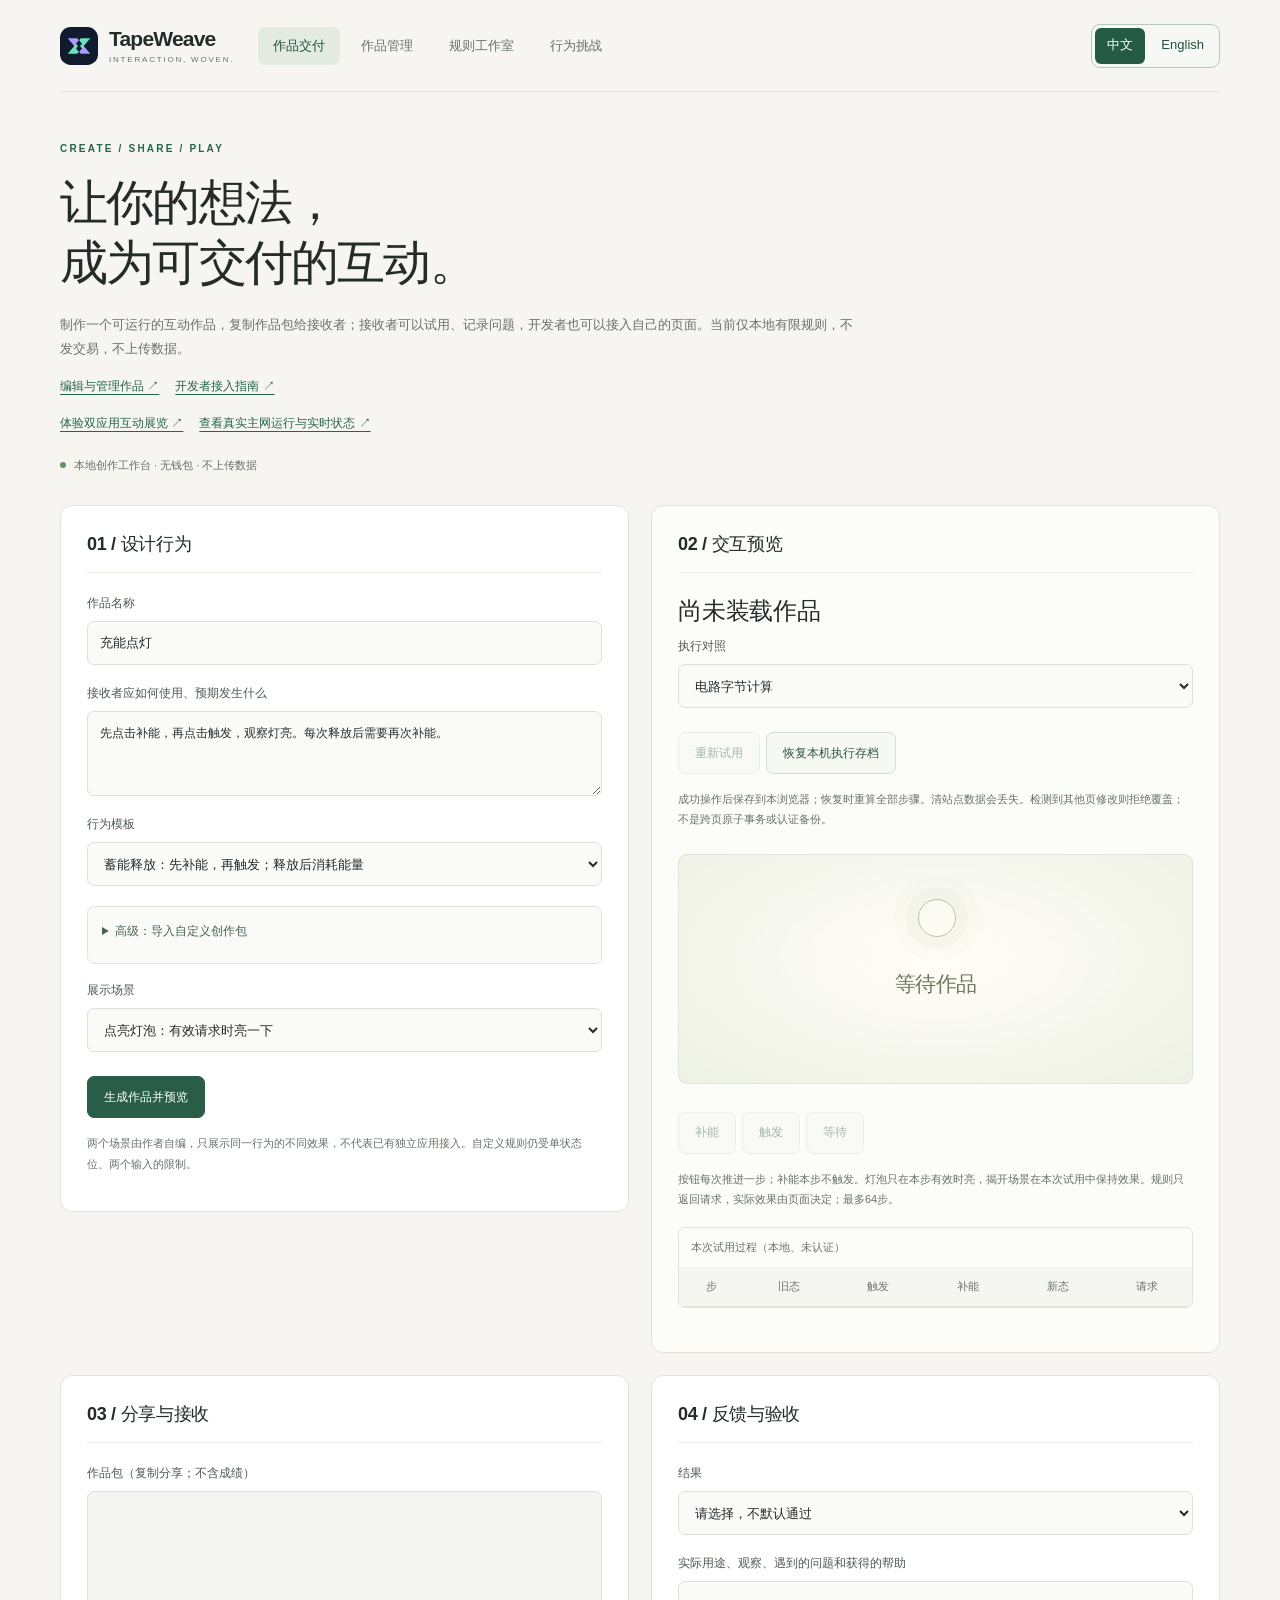
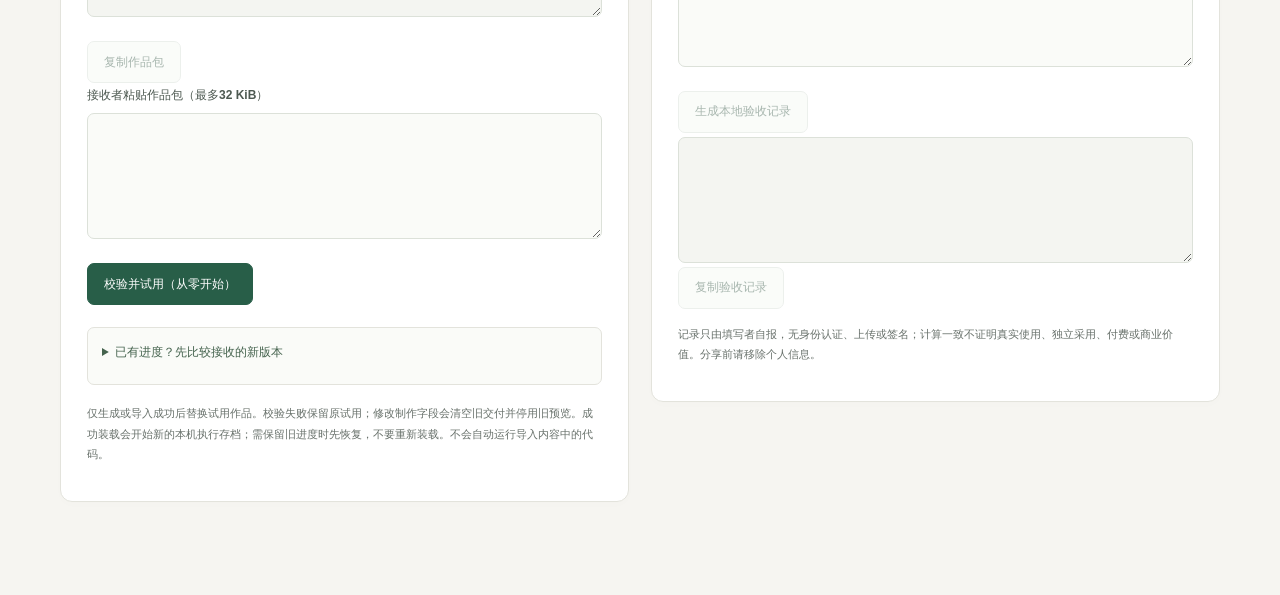
<file: research/tapeweave/demo/work.html>
<!doctype html>
<html lang="zh-CN"><head><meta charset="utf-8"><meta name="viewport" content="width=device-width,initial-scale=1"><title>TapeWeave 互动作品交付</title><link rel="stylesheet" href="style.css"><link rel="stylesheet" href="work.css"><link rel="stylesheet" href="i18n.css"><script type="module" src="i18n.mjs"></script></head>
<body class="work-page"><main><nav class="brand-bar" aria-label="主导航"><a class="brand-home" href="work.html"><span class="brand-symbol" aria-hidden="true"></span><span class="brand-label">TapeWeave<small>INTERACTION, WOVEN.</small></span></a><div class="brand-nav"><a href="work.html" aria-current="page">作品交付</a><a href="manage.html">作品管理</a><a href="studio.html">规则工作室</a><a href="index.html">行为挑战</a></div></nav><p class="eyebrow">CREATE / SHARE / PLAY</p><h1>让你的想法，<br>成为可交付的互动。</h1><p>制作一个可运行的互动作品，复制作品包给接收者；接收者可以试用、记录问题，开发者也可以接入自己的页面。当前仅本地有限规则，不发交易，不上传数据。</p><p><a class="hero-link" href="manage.html">编辑与管理作品 ↗</a><a class="hero-link" href="WORK-INTEGRATION.md">开发者接入指南 ↗</a></p>
<p><a class="hero-link" href="exhibit.html">体验双应用互动展览 ↗</a><a class="hero-link" href="chain.html">查看真实主网运行与实时状态 ↗</a></p><p class="workspace-note">本地创作工作台 · 无钱包 · 不上传数据</p><div class="work-layout"><section class="work-create"><h2>01 / 设计行为</h2><label>作品名称 <input id="title" maxlength="80" value="充能点灯"></label><label>接收者应如何使用、预期发生什么 <textarea id="description" maxlength="1200" rows="3">先点击补能，再点击触发，观察灯亮。每次释放后需要再次补能。</textarea></label><label>行为模板 <select id="template"><option value="pulse">蓄能释放：先补能，再触发；释放后消耗能量</option><option value="alternating">交替响应：第一次触发有效，第二次无效，循环交替</option><option value="custom">使用高级工作室创作包</option></select></label><details><summary>高级：导入自定义创作包</summary><label>仅custom使用，最多16 KiB<textarea id="artifact-input" rows="3"></textarea></label></details><label>展示场景 <select id="scene"><option value="lamp">点亮灯泡：有效请求时亮一下</option><option value="reveal">揭开内容：有效请求后保持揭开</option></select></label><button id="build">生成作品并预览</button><p>两个场景由作者自编，只展示同一行为的不同效果，不代表已有独立应用接入。自定义规则仍受单状态位、两个输入的限制。</p></section>
<section class="work-delivery"><h2>03 / 分享与接收</h2><label>作品包（复制分享；不含成绩）<textarea id="delivery" readonly rows="5"></textarea></label><button id="copy-work" disabled>复制作品包</button><label>接收者粘贴作品包（最多32 KiB）<textarea id="incoming" rows="5"></textarea></label><button id="load">校验并试用（从零开始）</button><details><summary>已有进度？先比较接收的新版本</summary><button id="review-upgrade">比较当前作品与粘贴包</button><pre id="upgrade-review"></pre><label>进度处理<select id="upgrade-policy"><option value="">请选择</option><option value="preserve">保留步骤（仅同规则、同场景）</option><option value="restart">明确从零开始</option></select></label><button id="apply-upgrade" disabled>确认采用已比较版本</button><label>升级前的旧局备份（应用成功后生成，请手动复制）<textarea id="previous-session" readonly rows="4"></textarea></label><p>这是接收者手动选择，不查询远程最新版，不认证发布者。规则或场景改变不迁移旧状态；保留步骤会重算，不授予新奖励。旧局备份不是自动回退入口。</p></details><p>仅生成或导入成功后替换试用作品。校验失败保留原试用；修改制作字段会清空旧交付并停用旧预览。成功装载会开始新的本机执行存档；需保留旧进度时先恢复，不要重新装载。不会自动运行导入内容中的代码。</p></section>
<section class="work-preview"><h2>02 / 交互预览</h2><h3 id="work-title">尚未装载作品</h3><p id="work-description"></p><label>执行对照 <select id="mode"><option value="byte">电路字节计算</option><option value="plain">普通共享真值表（同等规则）</option></select></label><button id="reset" disabled>重新试用</button><button id="resume" disabled>恢复本机执行存档（初始化中）</button><p>成功操作后保存到本浏览器；恢复时重算全部步骤。清站点数据会丢失。检测到其他页修改则拒绝覆盖；不是跨页原子事务或认证备份。</p><div id="visual-effect" class="effect" role="status">等待作品</div><p id="state"></p><button id="recharge" disabled>补能</button><button id="trigger" disabled>触发</button><button id="wait" disabled>等待</button><p>按钮每次推进一步；补能本步不触发。灯泡只在本步有效时亮，揭开场景在本次试用中保持效果。规则只返回请求，实际效果由页面决定；最多64步。</p><div class="trace-wrap"><table><caption>本次试用过程（本地、未认证）</caption><thead><tr><th>步</th><th>旧态</th><th>触发</th><th>补能</th><th>新态</th><th>请求</th></tr></thead><tbody id="trace"></tbody></table></div></section>
<section class="work-acceptance"><h2>04 / 反馈与验收</h2><label>结果 <select id="result"><option value="">请选择，不默认通过</option><option value="pass">符合我的预期</option><option value="fail">不符合预期</option><option value="incomplete">尚未完成</option></select></label><label>实际用途、观察、遇到的问题和获得的帮助 <textarea id="note" maxlength="1200" rows="3"></textarea></label><button id="accept" disabled>生成本地验收记录</button><textarea id="acceptance" readonly rows="5" aria-label="验收记录JSON"></textarea><button id="copy-acceptance" disabled>复制验收记录</button><p>记录只由填写者自报，无身份认证、上传或签名；计算一致不证明真实使用、独立采用、付费或商业价值。分享前请移除个人信息。</p></section></div><p id="status" role="status"></p><script type="module" src="work-page.mjs"></script></main></body></html>
</file>
<file: research/tapeweave/demo/style.css>
:root{color-scheme:light;--bg:#f6f5f1;--panel:#fff;--line:#e3e3dc;--text:#232c28;--muted:#68716b;--mint:#23654d;--purple:#8271b7;font-family:-apple-system,BlinkMacSystemFont,"Segoe UI","PingFang SC","Microsoft YaHei",sans-serif;background:var(--bg);color:var(--text);font-synthesis:none}
*{box-sizing:border-box}body{margin:0;min-height:100vh;background:var(--bg)}main{max-width:1240px;margin:auto;padding:0 40px 80px;min-width:0;overflow-wrap:anywhere}.brand-bar{display:flex;align-items:center;justify-content:space-between;gap:24px;min-height:92px;margin-bottom:48px;border-bottom:1px solid var(--line)}.brand-home{display:flex;align-items:center;gap:11px;text-decoration:none;color:var(--text);font-size:21px;font-weight:760;letter-spacing:-.8px}.brand-symbol{width:38px;height:38px;flex-shrink:0;background:url('logo.svg') center/contain no-repeat}.brand-label small{display:block;font-size:8px;letter-spacing:1.8px;color:var(--muted);font-weight:500;margin-top:4px}.brand-nav{display:flex;gap:6px;flex-wrap:wrap}.brand-nav a{padding:10px 15px;border-radius:7px;text-decoration:none;font-size:13px;color:var(--muted)}.brand-nav a:hover{background:#e9ece5;color:var(--text)}.brand-nav a[aria-current=page]{background:#e3ebe3;color:#20523f;font-weight:650}
header{padding:0 0 22px}h1{font-size:clamp(30px,4.3vw,48px);line-height:1.25;letter-spacing:-1.8px;font-weight:680;margin:14px 0 20px;max-width:900px}h2{font-size:18px;letter-spacing:-.3px;font-weight:650;margin:0 0 22px;padding-bottom:16px;border-bottom:1px solid #eeeee8}h3{font-size:17px;letter-spacing:-.2px}p{line-height:1.85;color:var(--muted);font-size:13px}main>p{max-width:800px}a{color:var(--mint);text-underline-offset:4px}a:hover{color:#143e2f}.eyebrow{color:var(--mint);letter-spacing:2.2px;font-size:10px;font-weight:700}.notice{border-left:2px solid #b49758;background:#f4eedf;padding:12px 16px;color:#786139;border-radius:0 6px 6px 0}section{background:var(--panel);border:1px solid var(--line);padding:26px;border-radius:12px;margin:22px 0;box-shadow:0 3px 8px #27372b03}label{display:flex;flex-direction:column;gap:9px;margin:0 0 20px;max-width:100%;min-width:0;font-size:12px;color:#4d5951;font-weight:600}input,select,textarea,button{font:inherit;max-width:100%;min-width:0}input,select,textarea{background:#fafbf8;color:var(--text);border:1px solid #dce1d9;border-radius:7px;padding:11px 12px;min-height:44px;font-size:13px}input{display:block;width:100%}textarea{display:block;width:100%;resize:vertical;line-height:1.7;font-family:ui-monospace,SFMono-Regular,Consolas,monospace;font-size:12px;font-weight:400}textarea[readonly]{background:#f4f5f1;color:#556159}input:hover,select:hover,textarea:hover{border-color:#a7b7a8}input:focus,textarea:focus,select:focus{background:#fff}
button{min-height:42px;border:1px solid #d4ddd4;border-radius:7px;padding:10px 16px;background:#f5f8f3;color:#315541;cursor:pointer;margin:4px 6px 4px 0;font-size:12px;font-weight:650;transition:background .15s,border-color .15s}button:not(:disabled):hover{background:#e5eee1;border-color:#9bb299}button:disabled{opacity:.42;cursor:not-allowed}#build,#save,#export,#load{background:#285e48;color:#fff;border-color:#285e48}#build:not(:disabled):hover,#save:not(:disabled):hover,#export:not(:disabled):hover,#load:not(:disabled):hover{background:#194a36}a:focus-visible,button:focus-visible,input:focus-visible,select:focus-visible,textarea:focus-visible,summary:focus-visible{outline:3px solid #618a73;outline-offset:3px}.scroll,.trace-wrap{overflow:auto;border:1px solid var(--line);border-radius:7px;margin:18px 0}table{border-collapse:collapse;width:100%;white-space:nowrap;font-size:12px}th,td{text-align:center;padding:12px 9px;border-bottom:1px solid var(--line)}th{background:#f5f6f1;color:#6b756c;font-size:11px;font-weight:600}tbody tr:last-child td{border-bottom:0}tbody tr:hover{background:#f7faf4}td select{padding:8px;font-size:12px}caption{text-align:left;padding:12px;color:var(--muted);font-size:11px}details{margin:18px 0;border:1px solid var(--line);padding:14px;border-radius:7px;background:#fafbf8}summary{cursor:pointer;color:#45634e;min-height:28px;font-size:12px;line-height:1.7}details[open] summary{margin-bottom:14px}pre{white-space:pre-wrap;overflow-wrap:anywhere;font-size:12px;color:#526b5b;line-height:1.7}footer{margin-top:32px;font-size:12px;border-top:1px solid var(--line);padding-top:18px}#error{color:#b04434}[role=status]:not(:empty){line-height:1.7}#library p{padding:16px;background:#f8faf5;border-radius:7px;border:1px solid var(--line)}#library strong{display:block;margin-bottom:8px;color:var(--text)}
.work-layout{display:grid;grid-template-columns:minmax(0,1fr) minmax(0,1fr);gap:22px;align-items:start;margin-top:30px}.work-layout>section{margin:0;min-width:0}.work-layout .work-create{grid-column:1;grid-row:1}.work-layout .work-preview{grid-column:2;grid-row:1}.work-layout .work-delivery{grid-column:1;grid-row:2}.work-layout .work-acceptance{grid-column:2;grid-row:2}.work-layout section>p{font-size:11px}.work-layout #description{font-family:inherit}.work-layout .work-preview{background:#fcfdf9}.work-layout .work-preview h3{font-size:24px;margin:8px 0}.work-layout #state{font-family:ui-monospace,monospace;font-size:11px}.workspace-note{display:flex;gap:8px;align-items:center;margin-top:20px;color:#647266;font-size:11px}.workspace-note::before{content:'';width:6px;height:6px;background:#699169;border-radius:50%;flex-shrink:0}.hero-link{display:inline-block;font-size:12px;margin-right:16px}
@media(min-width:1000px){body:not(.work-page) main{max-width:1120px}body:not(.work-page) section>label:not(:has(textarea)){display:inline-flex;vertical-align:top;margin-right:16px;min-width:190px}}
@media(max-width:800px){main{padding:0 20px 48px}.brand-bar{align-items:flex-start;flex-direction:column;gap:18px;padding:24px 0 20px;margin-bottom:32px}.brand-nav{gap:2px}.brand-nav a{padding:9px 10px}.work-layout{grid-template-columns:minmax(0,1fr)}.work-layout .work-create,.work-layout .work-preview,.work-layout .work-delivery,.work-layout .work-acceptance{grid-column:1;grid-row:auto}.work-layout .work-preview{grid-row:2}.work-layout .work-delivery{grid-row:3}section{padding:22px 18px}h1{letter-spacing:-1px}select{width:100%}th,td{padding:10px 7px}button{white-space:normal}}
@media(max-width:380px){main{padding-inline:12px}.brand-nav a{font-size:12px;padding-inline:8px}}
@media(prefers-reduced-motion:reduce){*{transition:none!important;scroll-behavior:auto!important}}
</file>
<file: research/tapeweave/demo/i18n.css>
.language-switcher{display:flex;gap:4px;align-items:center;flex-shrink:0;margin-left:auto;padding:3px;border:1px solid #b7c8be;border-radius:9px;background:#f5f8f4;width:max-content}
.language-switcher button{font:inherit;font-size:13px;line-height:1.25;padding:9px 12px;margin:0;min-height:36px;border:0;border-radius:6px;background:transparent;color:#254f3c;cursor:pointer;white-space:nowrap}
.language-switcher button[aria-pressed=true]{background:#255b45;color:#fff}
.language-switcher button:focus-visible{outline:3px solid #ad8131;outline-offset:2px}
html[lang=en] .brand-bar{gap:16px;flex-wrap:wrap}
html[lang=en] h1{overflow-wrap:break-word}
@media(max-width:600px){.brand-bar{flex-wrap:wrap}.language-switcher{margin-left:0}.language-switcher button{min-height:40px}.brand-nav{flex-wrap:wrap}button{white-space:normal}h1{overflow-wrap:anywhere}}
@media(max-width:600px){section,details{min-width:0}table{white-space:normal;overflow-wrap:anywhere}th,td{padding:8px 4px}input,select,textarea{min-width:0;max-width:100%}}
</file>
<file: research/tapeweave/demo/work.css>
.effect{position:relative;padding:70px 20px 40px;border:1px solid #e0e5d7;border-radius:9px;text-align:center;background:radial-gradient(ellipse at 50% 45%,#fffef7,#eef1e5);color:#6d785d;font-size:21px;font-weight:500;letter-spacing:-.5px;margin:24px 0;min-height:230px;display:grid;place-items:center}.effect::before{content:'';position:absolute;top:44px;left:calc(50% - 18px);width:36px;height:36px;border:1px solid #b9c5a4;border-radius:50%;box-shadow:0 0 0 12px #b9c5a415,0 0 0 24px #b9c5a408}.effect.active{background:radial-gradient(ellipse at 50% 35%,#fff3b7,#f3f2df);color:#65501b;border-color:#d8c882}.effect.active::before{background:#f3cf60;border-color:#e6bf4e;box-shadow:0 0 25px #e8c14666,0 0 0 12px #edcf6922,0 0 0 24px #edcf6911}.trace-wrap{overflow:auto}input,select,textarea{max-width:100%;box-sizing:border-box}input{display:block;width:100%}
</file>
<file: research/tapeweave/demo/exhibit.css>
.journey{padding:24px;border:1px solid #b8cfc2;border-radius:18px;background:#edf5ef;margin:24px 0}.journey progress{width:100%;accent-color:#215d45}.exhibit-art{min-height:200px;display:grid;place-content:center;text-align:center;border:1px solid #d4dfd6;border-radius:16px;background:linear-gradient(140deg,#f8f4e7,#e6f0e9);padding:24px;margin:20px 0}.exhibit-art .glyph{font-size:64px;color:#315e48;line-height:1.4}.exhibit-art p{max-width:34ch;margin:8px auto}.exhibit-art[data-active="true"]{background:linear-gradient(140deg,#fff0bd,#dbefdd);border-color:#a9c29d}.stamp-art .glyph{border:3px double currentColor;border-radius:50%;width:104px;height:104px;display:grid;place-content:center;margin:auto;font-size:32px}.exhibit-grid{display:grid;grid-template-columns:1fr 1fr;gap:20px}.exhibit-grid section{min-width:0}.exhibit-art small{display:block}.task-result{font-weight:650;color:#215d45}pre{white-space:pre-wrap;overflow-wrap:anywhere}@media(max-width:800px){.exhibit-grid{grid-template-columns:1fr}.exhibit-art{min-height:160px}}@media(prefers-reduced-motion:no-preference){.exhibit-art{transition:background .2s,border-color .2s}}
</file>
